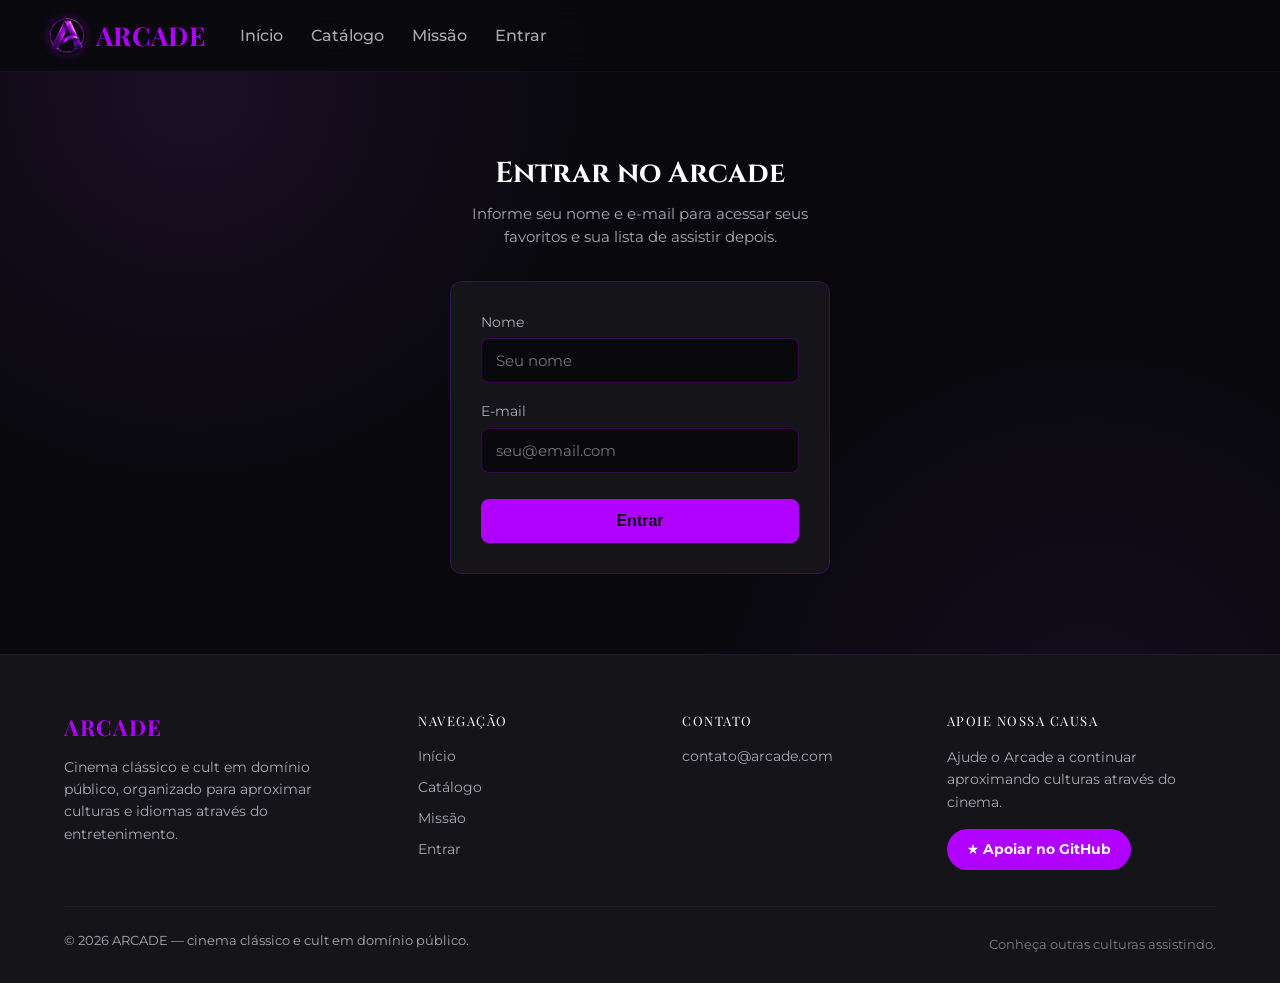
<file: index.html>
<!DOCTYPE html>
<html lang="pt-BR">
<head>
  <meta charset="UTF-8">
  <meta name="viewport" content="width=device-width, initial-scale=1.0">
  <title>ARCADE — Filmes para todos</title>

  <!-- REDIRECIONAMENTO PARA O LOGIN SE NÃO ESTIVER AUTENTICADO -->
  <script>
    if (localStorage.getItem('arcade_logado') !== 'true') {
      window.location.href = 'login.html';
    }
  </script>

  <!-- fontes -->
  <link rel="preconnect" href="https://fonts.googleapis.com">
  <link rel="preconnect" href="https://fonts.gstatic.com" crossorigin>
  <link href="https://fonts.googleapis.com/css2?family=Fraunces:opsz,wght@9..144,400;9..144,600;9..144,700&family=Inter:wght@400;500;600&display=swap" rel="stylesheet">

  <!-- estilo -->
  <link rel="stylesheet" href="css/estilo.css">

  <style>
    /* ESTILOS DA TELA DE INTRODUÇÃO (VÍDEO EM TELA CHEIA) */
    #intro-overlay {
      position: fixed;
      top: 0;
      left: 0;
      width: 100vw;
      height: 100vh;
      background-color: #000;
      z-index: 9999;
      display: flex;
      justify-content: center;
      align-items: center;
      transition: opacity 0.8s ease;
    }

    #intro-video {
      width: 100%;
      height: 100%;
      object-fit: cover;
    }

    #intro-overlay.hidden {
      opacity: 0;
      pointer-events: none;
    }

    /* ESTILOS DO CARROSSEL HERO (DESTAQUE COM TRAILER) */
    .destaque {
      position: relative;
      transition: background-image 0.8s ease-in-out;
      background-size: cover;
      background-position: center;
      min-height: 70vh;
      display: flex;
      align-items: flex-end;
      overflow: hidden;
    }

    .destaque-conteudo {
      position: relative;
      z-index: 2;
      transition: opacity 0.5s ease;
    }

    /* CONTAINER DO TRAILER NO HERO (AJUSTADO PARA PREENCHER O ESPAÇO TOTAL) */
    .trailer-container {
      position: absolute;
      top: 0;
      left: 0;
      width: 100%;
      height: 100%;
      opacity: 0;
      pointer-events: none;
      transition: opacity 0.8s ease-in-out;
      z-index: 1;
      overflow: hidden;
    }

    .trailer-container iframe {
      width: 100%;
      height: 100%;
      object-fit: cover;
      transform: scale(1.8); /* Ampliação ajustada para cobrir as bordas pretas */
      border: none;
    }

    /* ESTADOS DURANTE A EXIBIÇÃO DO TRAILER */
    .destaque.exibindo-trailer .trailer-container {
      opacity: 1;
    }

    .destaque.exibindo-trailer .destaque-conteudo {
      opacity: 1; 
    }

    .destaque.exibindo-trailer .destaque-conteudo:hover {
      opacity: 1; 
    }

    .btn-seta-hero {
      position: absolute;
      top: 50%;
      transform: translateY(-50%);
      background: rgba(24, 24, 27, 0.6);
      color: #fff;
      border: 1px solid rgba(255, 255, 255, 0.3);
      width: 48px;
      height: 48px;
      border-radius: 50%;
      font-size: 1.5rem;
      cursor: pointer;
      z-index: 20; /* Prioriza o clique sobre a camada do vídeo */
      display: flex;
      align-items: center;
      justify-content: center;
      transition: all 0.4s ease-in-out;
      backdrop-filter: blur(4px);
    }

    .btn-seta-hero:hover {
      background: #9400D3;
      border-color: #9400D3;
      color: #FFFFFF;
      box-shadow: 0 0 15px rgba(148, 0, 211, 0.8);
    }

    .btn-seta-hero.esquerda { left: 24px; }
    .btn-seta-hero.direita { right: 24px; }

    /* ESCONDER SCROLLBAR Mantendo Rolagem */
    .fileira-lista {
      display: flex;
      gap: 16px;
      overflow-x: auto;
      scroll-behavior: smooth;
      scrollbar-width: none;
      -ms-overflow-style: none;
      padding: 8px 0;
    }

    .fileira-lista::-webkit-scrollbar {
      display: none;
    }

    .fileira-container-wrapper {
      position: relative;
      display: flex;
      align-items: center;
    }

    .btn-seta-carrossel {
      position: absolute;
      top: 50%;
      transform: translateY(-50%);
      background: rgba(24, 24, 27, 0.85);
      color: #9400D3;
      border: 1px solid #9400D3;
      width: 42px;
      height: 42px;
      border-radius: 50%;
      font-size: 1.2rem;
      cursor: pointer;
      z-index: 10;
      display: flex;
      align-items: center;
      justify-content: center;
      transition: all 0.2s ease-in-out;
      backdrop-filter: blur(4px);
    }

    .btn-seta-carrossel:hover {
      background: #9400D3;
      color: #FFFFFF;
      box-shadow: 0 0 12px rgba(148, 0, 211, 0.6);
    }

    .btn-seta-carrossel.esquerda { left: -12px; }
    .btn-seta-carrossel.direita { right: -12px; }

    @media (max-width: 768px) {
      .btn-seta-carrossel, .btn-seta-hero {
        display: none;
      }
    }
  </style>
</head>
<body>

  <!-- MENU -->
  <header class="topo">
    <a href="index.html" class="logo-container">
      <img src="img/img.png" alt="Logo Arcade" class="logo-img">
      <span class="logo-texto">ARCADE</span>
    </a>
    <nav class="menu">
      <a href="index.html" class="ativo">Início</a>
      <a href="catalogo.html">Catálogo</a>
      <a href="lancamento.html">Lançamentos</a>
      <a href="sobre.html">Missão</a>
      <a href="perfil.html" class="link-conta">Minha Conta</a>
    </nav>
    <a href="catalogo.html" class="botao-busca">Procurar por país</a>
  </header>

  <!-- DESTAQUE (HERO) -->
  <section id="destaque" class="destaque">
    <div class="trailer-container" id="destaque-trailer-container">
      <iframe id="destaque-iframe-trailer" src="" allow="autoplay; encrypted-media"></iframe>
    </div>

    <div class="destaque-conteudo" id="destaque-conteudo">
      <p class="destaque-eyebrow" id="destaque-eyebrow"></p>
      <h1 class="destaque-titulo" id="destaque-titulo">Carregando...</h1>
      <p class="destaque-sinopse" id="destaque-sinopse"></p>
      <div class="destaque-botoes">
        <a href="#" id="destaque-btn-assistir" class="btn btn-principal">Assistir</a>
        <a href="#" id="destaque-btn-detalhes" class="btn btn-secundario">Mais detalhes</a>
      </div>
    </div>

    <!-- Botões posicionados ao final da section para garantir a sobreposição correta -->
    <button class="btn-seta-hero esquerda" onclick="mudarBanner(-1)" aria-label="Filme anterior">❮</button>
    <button class="btn-seta-hero direita" onclick="mudarBanner(1)" aria-label="Próximo filme">❯</button>
  </section>

  <!-- FILEIRAS -->
  <main id="fileiras" class="fileiras"></main>

  <!-- SUGESTÕES -->
  <section class="sugestoes-secao">
    <div class="sugestoes-cabecalho">
      <h2 class="fileira-titulo">Sugestões para o catálogo</h2>
      <p class="sugestoes-texto">
        Obras que estamos avaliando incluir no acervo. Tem uma indicação de filme que ajude a aproximar culturas e idiomas?
        Escreva para <a href="mailto:contato@arcade.com" class="sugestoes-link">contato@arcade.com</a> ou envie pela página de Lançamentos.
      </p>
    </div>

    <div class="sugestoes-lista" id="sugestoes-lista">
      <!-- As sugestões do localStorage serão renderizadas dinamicamente aqui -->
    </div>
  </section>

  <!-- RODAPÉ -->
  <footer class="rodape rodape-completo">
    <div class="rodape-grade">
      <div class="rodape-marca">
        <p class="rodape-logo">ARCADE</p>
        <p class="rodape-desc">Cinema clássico e cult em domínio público, organizado para aproximar culturas e idiomas através do entretenimento.</p>
      </div>

      <div class="rodape-coluna">
        <p class="rodape-titulo-coluna">Navegação</p>
        <div class="rodape-links">
          <a href="index.html">Início</a>
          <a href="catalogo.html">Catálogo</a>
          <a href="sobre.html">Missão</a>
          <a href="perfil.html" class="link-conta">Minha Conta</a>
        </div>
      </div>

      <div class="rodape-coluna">
        <p class="rodape-titulo-coluna">Contato</p>
        <a href="mailto:contato@arcade.com" class="rodape-contato-email">contato@arcade.com</a>
      </div>

      <div class="rodape-coluna">
        <p class="rodape-titulo-coluna">Apoie nossa causa</p>
        <p class="rodape-apoio-texto">Ajude o Arcade a continuar aproximando culturas através do cinema.</p>
        <a href="https://github.com/produtivitydotcom/Projeto-Final-HTML" target="_blank" rel="noopener" class="btn-apoiar">★ Apoiar no GitHub</a>
      </div>
    </div>

    <div class="rodape-baixo">
      <p>&copy; 2026 ARCADE — cinema clássico e cult em domínio público.</p>
      <p class="rodape-fraco">Conheça outras culturas assistindo.</p>
    </div>
  </footer>

  <script>
    // CONTROLE SIMPLIFICADO DO VÍDEO DE INTRO
    const introVideo = document.getElementById('intro-video');
    const introOverlay = document.getElementById('intro-overlay');

    if (introVideo && introOverlay) {
      introVideo.play().catch(() => {
        console.log('Autoplay do vídeo foi bloqueado pelo navegador.');
      });

      introVideo.addEventListener('ended', () => {
        introOverlay.classList.add('hidden');
        setTimeout(() => {
          introOverlay.style.display = 'none';
        }, 800);
      });
    }

    // CONTROLE DOS DESTAQUES E CARROSSEL
    const titulosDestaque = [
      {
        titulo: "La La Land",
        banner: "https://images7.alphacoders.com/111/1111669.jpg",
        trailer: "https://youtu.be/0pdqf4P9MB8?si=1SaTJaTCm3nBX8RJ"
      },
      {
        titulo: "Transformers: O Último Cavaleiro",
        banner: "https://wallpaperbat.com/img/8622752-transformers-hd-wallpaper-and-background.jpg",
        trailer: "https://youtu.be/y_lH2w17-qA?si=6ITaxkK1f6U3fXCw"
      },
      {
        titulo: "Cinderela",
        banner: "https://wallpaper.dog/large/5551721.jpg",
        trailer: "https://youtu.be/KsnlU2y-Lz0?si=lmUek7fkanam4bjK"
      },
      {
        titulo: "Jogos Vorazes: Em Chamas",
        banner: "https://images5.alphacoders.com/688/thumb-1920-688145.jpg",
        trailer: "https://youtu.be/NXsYRdudSqA?si=gNbos9CpOK6WAE35"
      },
      {
        titulo: "Crepusculo - Eclipse",
        banner: "",
        trailer: "https://youtu.be/7svbINkjPiU?si=_5tmkakXn2oVMpnL"
      },
      {
        titulo: "Harry Potter e as Relíquias da Morte: Parte 1",
        banner: "https://wallpapercave.com/wp/wp2141444.jpg",
        trailer: "https://youtu.be/kmXjPbN-rYU?si=VxtRcpqzycY0vln0"
      }
    ];

    let filmesDestaque = [];
    let indiceDestaque = 0;
    let temporizadorDestaque = null;
    let temporizadorHover = null;

    function extrairIDYouTube(url) {
      if (!url) return '';
      const regExp = /^.*(youtu.be\/|v\/|u\/\w\/|embed\/|watch\?v=|\&v=)([^#\&\?]*).*/;
      const match = url.match(regExp);
      return (match && match[2].length === 11) ? match[2] : url;
    }

    async function iniciarHome() {
      try {
        const resposta = await fetch('dados/filmes.json');
        const filmes = await resposta.json();

        configurarDestaques(filmes);
        montarFileiras(filmes);
        configurarHoverTrailer();
        carregarSugestoes();
      } catch (erro) {
        console.error('Não consegui carregar os filmes:', erro);
      }
    }

    function configurarDestaques(todosFilmes) {
      filmesDestaque = titulosDestaque.map(item => {
        const encontrado = todosFilmes.find(f => f.titulo.toLowerCase().includes(item.titulo.toLowerCase()));
        
        return {
          id: encontrado ? encontrado.id : 1,
          titulo: item.titulo,
          pais: encontrado ? encontrado.pais : "Internacional",
          genero: encontrado ? encontrado.genero : "Cinema",
          capa: encontrado ? encontrado.capa : "img/img.png",
          banner: item.banner || (encontrado ? (encontrado.banner || encontrado.capa) : "img/img.png"),
          descricao: encontrado ? encontrado.descricao : `Acompanhe a obra incrível "${item.titulo}", disponível no acervo Arcade.`,
          trailerId: extrairIDYouTube(item.trailer)
        };
      });

      exibirDestaqueAtual();
      iniciarTemporizador();
    }

    function exibirDestaqueAtual() {
      pararTrailer();
      const filme = filmesDestaque[indiceDestaque];
      const destaque = document.getElementById('destaque');

      destaque.style.backgroundImage = `linear-gradient(to right, rgba(18, 18, 20, 0.95) 35%, rgba(18, 18, 20, 0.3)), url('${filme.banner}')`;

      document.getElementById('destaque-eyebrow').innerText = `${filme.pais} · ${filme.genero}`;
      document.getElementById('destaque-titulo').innerText = filme.titulo;
      document.getElementById('destaque-sinopse').innerText = filme.descricao || `Acompanhe a obra clássica "${filme.titulo}", um marco do cinema.`;
      
      document.getElementById('destaque-btn-assistir').href = `player.html?id=${filme.id}`;
      document.getElementById('destaque-btn-detalhes').href = `filme.html?id=${filme.id}`;
    }

    function configurarHoverTrailer() {
      const destaque = document.getElementById('destaque');
      const iframeTrailer = document.getElementById('destaque-iframe-trailer');

      destaque.addEventListener('mouseenter', () => {
        temporizadorHover = setTimeout(() => {
          const filme = filmesDestaque[indiceDestaque];
          if (filme && filme.trailerId) {
            iframeTrailer.src = `https://www.youtube.com/embed/${filme.trailerId}?autoplay=1&mute=1&controls=0&loop=1&playlist=${filme.trailerId}&enablejsapi=1`;
            destaque.classList.add('exibindo-trailer');
            clearInterval(temporizadorDestaque);
          }
        }, 600);
      });

      destaque.addEventListener('mouseleave', () => {
        clearTimeout(temporizadorHover);
        pararTrailer();
        reiniciarTemporizador();
      });
    }

    function pararTrailer() {
      const destaque = document.getElementById('destaque');
      const iframeTrailer = document.getElementById('destaque-iframe-trailer');
      destaque.classList.remove('exibindo-trailer');
      iframeTrailer.src = '';
    }

    function mudarBanner(direcao) {
      indiceDestaque += direcao;
      if (indiceDestaque < 0) {
        indiceDestaque = filmesDestaque.length - 1;
      } else if (indiceDestaque >= filmesDestaque.length) {
        indiceDestaque = 0;
      }
      exibirDestaqueAtual();
      reiniciarTemporizador();
    }

    function iniciarTemporizador() {
      temporizadorDestaque = setInterval(() => {
        mudarBanner(1);
      }, 3000);
    }

    function reiniciarTemporizador() {
      clearInterval(temporizadorDestaque);
      iniciarTemporizador();
    }

    function montarFileiras(filmes) {
      const container = document.getElementById('fileiras');

      const historico = JSON.parse(localStorage.getItem('arcade_historico')) || [];
      if (historico.length > 0) {
        container.appendChild(criarFileira('Continuar assistindo', historico.slice(0, 8), 'historico'));
      }

      const ultimasAdicoes = filmes.slice(-8).reverse();
      if (ultimasAdicoes.length > 0) {
        container.appendChild(criarFileira('Últimas adições', ultimasAdicoes, 'ultimas'));
      }

      const fileiras = [
        { id: 'alemao', titulo: 'Cinema alemão',     filtro: f => f.pais === 'Alemanha' },
        { id: 'frances', titulo: 'Cinema francês',   filtro: f => f.pais === 'França' },
        { id: 'sovietico', titulo: 'Cinema soviético', filtro: f => f.pais === 'União Soviética' },
        { id: 'terror', titulo: 'Terror',           filtro: f => f.genero === 'Terror' },
        { id: 'ficcao', titulo: 'Ficção científica', filtro: f => f.genero === 'Ficção Científica' },
        { id: 'drama', titulo: 'Drama',            filtro: f => f.genero === 'Drama' },
        { id: 'comedia', titulo: 'Comédia',          filtro: f => f.genero === 'Comédia' },
      ];

      fileiras.forEach(item => {
        const selecionados = filmes.filter(item.filtro);
        if (selecionados.length === 0) return;
        container.appendChild(criarFileira(item.titulo, selecionados, item.id));
      });
    }

    function rolarFileira(idLista, direcao) {
      const lista = document.getElementById(`lista-${idLista}`);
      if (lista) {
        const distancia = 400;
        lista.scrollBy({
          left: direcao * distancia,
          behavior: 'smooth'
        });
      }
    }

    function criarFileira(titulo, filmes, idFileira) {
      const secao = document.createElement('section');
      secao.className = 'fileira';

      const cards = filmes.map(criarCard).join('');

      secao.innerHTML = `
        <h2 class="fileira-titulo">${titulo}</h2>
        <div class="fileira-container-wrapper">
          <button class="btn-seta-carrossel esquerda" onclick="rolarFileira('${idFileira}', -1)" aria-label="Anterior">❮</button>
          <div class="fileira-lista" id="lista-${idFileira}">${cards}</div>
          <button class="btn-seta-carrossel direita" onclick="rolarFileira('${idFileira}', 1)" aria-label="Próximo">❯</button>
        </div>
      `;

      return secao;
    }

    function criarCard(filme) {
      return `
        <a class="card" href="filme.html?id=${filme.id}">
          <img class="card-capa" src="${filme.capa}" alt="Capa de ${filme.titulo}">
          <div class="card-info">
            <p class="card-titulo">${filme.titulo}</p>
            <p class="card-meta">${filme.pais} · ${filme.genero}</p>
          </div>
        </a>
      `;
    }

    // CARREGA E RENDERIZA AS SUGESTÕES DO LOCALSTORAGE
    function carregarSugestoes() {
      const sugestoesContainer = document.getElementById('sugestoes-lista');
      if (!sugestoesContainer) return;

      const sugestoesPadrao = [
        { titulo: 'Orfeu Negro', info: 'Brasil / França · 1959 · Drama' },
        { titulo: 'Roma, Cidade Aberta', info: 'Itália · 1945 · Drama de guerra' },
        { titulo: 'Pather Panchali', info: 'Índia · 1955 · Drama' },
        { titulo: 'Morangos Silvestres', info: 'Suécia · 1957 · Drama' },
        { titulo: 'Ugetsu Monogatari', info: 'Japão · 1953 · Drama fantástico' },
        { titulo: 'Andrei Rublev', info: 'União Soviética · 1966 · Drama histórico' }
      ];

      let sugestoes = JSON.parse(localStorage.getItem('arcade_sugestoes'));

      if (!sugestoes || sugestoes.length === 0) {
        sugestoes = sugestoesPadrao;
        localStorage.setItem('arcade_sugestoes', JSON.stringify(sugestoes));
      }

      sugestoesContainer.innerHTML = sugestoes.slice(0, 10).map(item => `
        <div class="sugestao-card">
          <span class="sugestao-selo">Em avaliação</span>
          <p class="sugestao-titulo">${item.titulo}</p>
          <p class="sugestao-meta">${item.info}</p>
        </div>
      `).join('');
    }

    window.mudarBanner = mudarBanner;

    iniciarHome();
  </script>
  <script src="js/auth.js"></script>
</body>
</html>
</file>
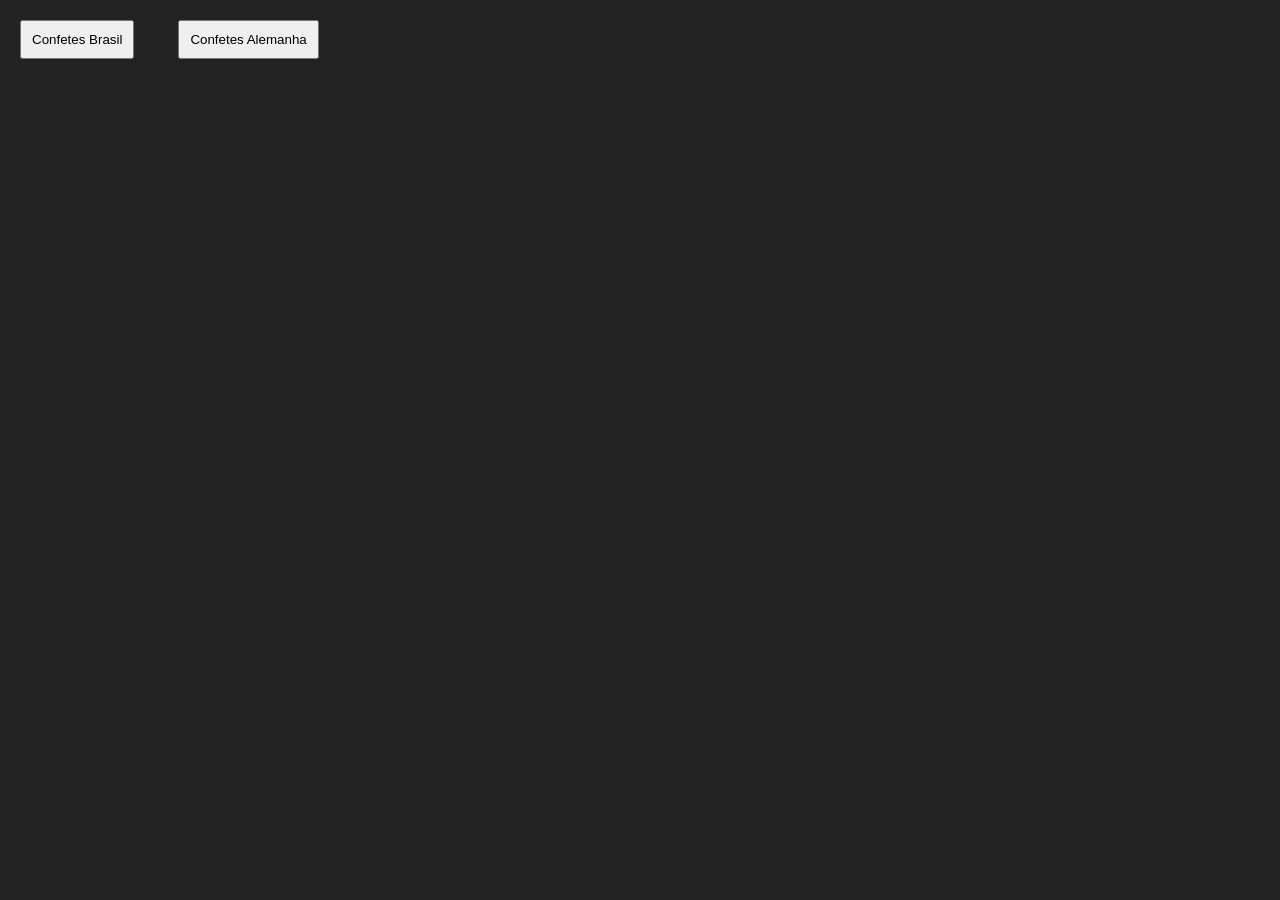
<file: animacao.html>
<!DOCTYPE html>
<html lang="pt-BR">
<head>
<meta charset="UTF-8">
<title>Chuva de Confetes</title>
<style>
  /* ==========================================
     ESTILO BASE DO CONFETE
     ========================================== */
  body {
    margin: 0;
    overflow: hidden; /* Evita barra de rolagem lateral */
    background-color: #222; /* Fundo escuro para destacar as cores */
  }

  .confete {
    position: fixed !important;
    top: -20px !important;
    z-index: 999999 !important;
    pointer-events: none !important;
    width: 12px !important;
    height: 12px !important;
    border-radius: 2px !important;
    opacity: 0.9 !important;
    /* A animação agora tem uma duração base, mas o JS vai bagunçar os tempos */
    animation: cairConfete 3s linear forwards !important;
  }

  .confete:nth-child(even) {
    border-radius: 50% !important;
    width: 10px !important;
    height: 10px !important;
  }

  /* ==========================================
     A ANIMAÇÃO QUE FALTAVA (O movimento de queda)
     ========================================== */
  @keyframes cairConfete {
    0% {
      transform: translateY(0) rotate(0deg);
      opacity: 1;
    }
    100% {
      transform: translateY(110vh) rotate(720deg); /* Desce 110% da tela e gira */
      opacity: 0;
    }
  }

  /* ==========================================
     CORES DOS CONFETES POR PAÍS (Seu código)
     ========================================== */
  .confete-brasil:nth-child(odd) { background-color: #009b3a !important; }
  .confete-brasil:nth-child(even) { background-color: #fedf00 !important; }

  .confete-alemanha:nth-child(3n+1) { background-color: #000000 !important; }
  .confete-alemanha:nth-child(3n+2) { background-color: #dd0000 !important; }
  .confete-alemanha:nth-child(3n+3) { background-color: #ffce00 !important; }
  
  /* (Você pode colar o resto das suas cores aqui) */

</style>
</head>
<body>

  <!-- Botões para testar -->
  <button onclick="gerarConfetes('brasil')" style="margin: 20px; padding: 10px;">Confetes Brasil</button>
  <button onclick="gerarConfetes('alemanha')" style="margin: 20px; padding: 10px;">Confetes Alemanha</button>

<script>
  // ==========================================
  // JAVASCRIPT PARA CRIAR OS CONFETES NA TELA
  // ==========================================
  function gerarConfetes(pais) {
    const quantidade = 100; // Quantidade de confetes por clique
    const container = document.body;

    for (let i = 0; i < quantidade; i++) {
      // Cria uma nova div
      const confete = document.createElement('div');
      
      // Adiciona a classe base e a classe do país (ex: 'confete' e 'confete-brasil')
      confete.classList.add('confete', `confete-${pais}`);
      
      // Posição horizontal aleatória (0 a 100% da largura da tela)
      confete.style.left = Math.random() * 100 + 'vw';
      
      // Atraso aleatório para não caírem todos exatamente juntos
      confete.style.animationDelay = Math.random() * 2 + 's';
      
      // Duração da queda aleatória (entre 2.5s e 4.5s)
      confete.style.animationDuration = (Math.random() * 2 + 2.5) + 's';

      // Adiciona o confete na tela
      container.appendChild(confete);

      // Remove o confete do código depois que a animação acaba para não pesar a página
      setTimeout(() => {
        confete.remove();
      }, 5000); 
    }
  }
</script>

</body>
</html>
</file>
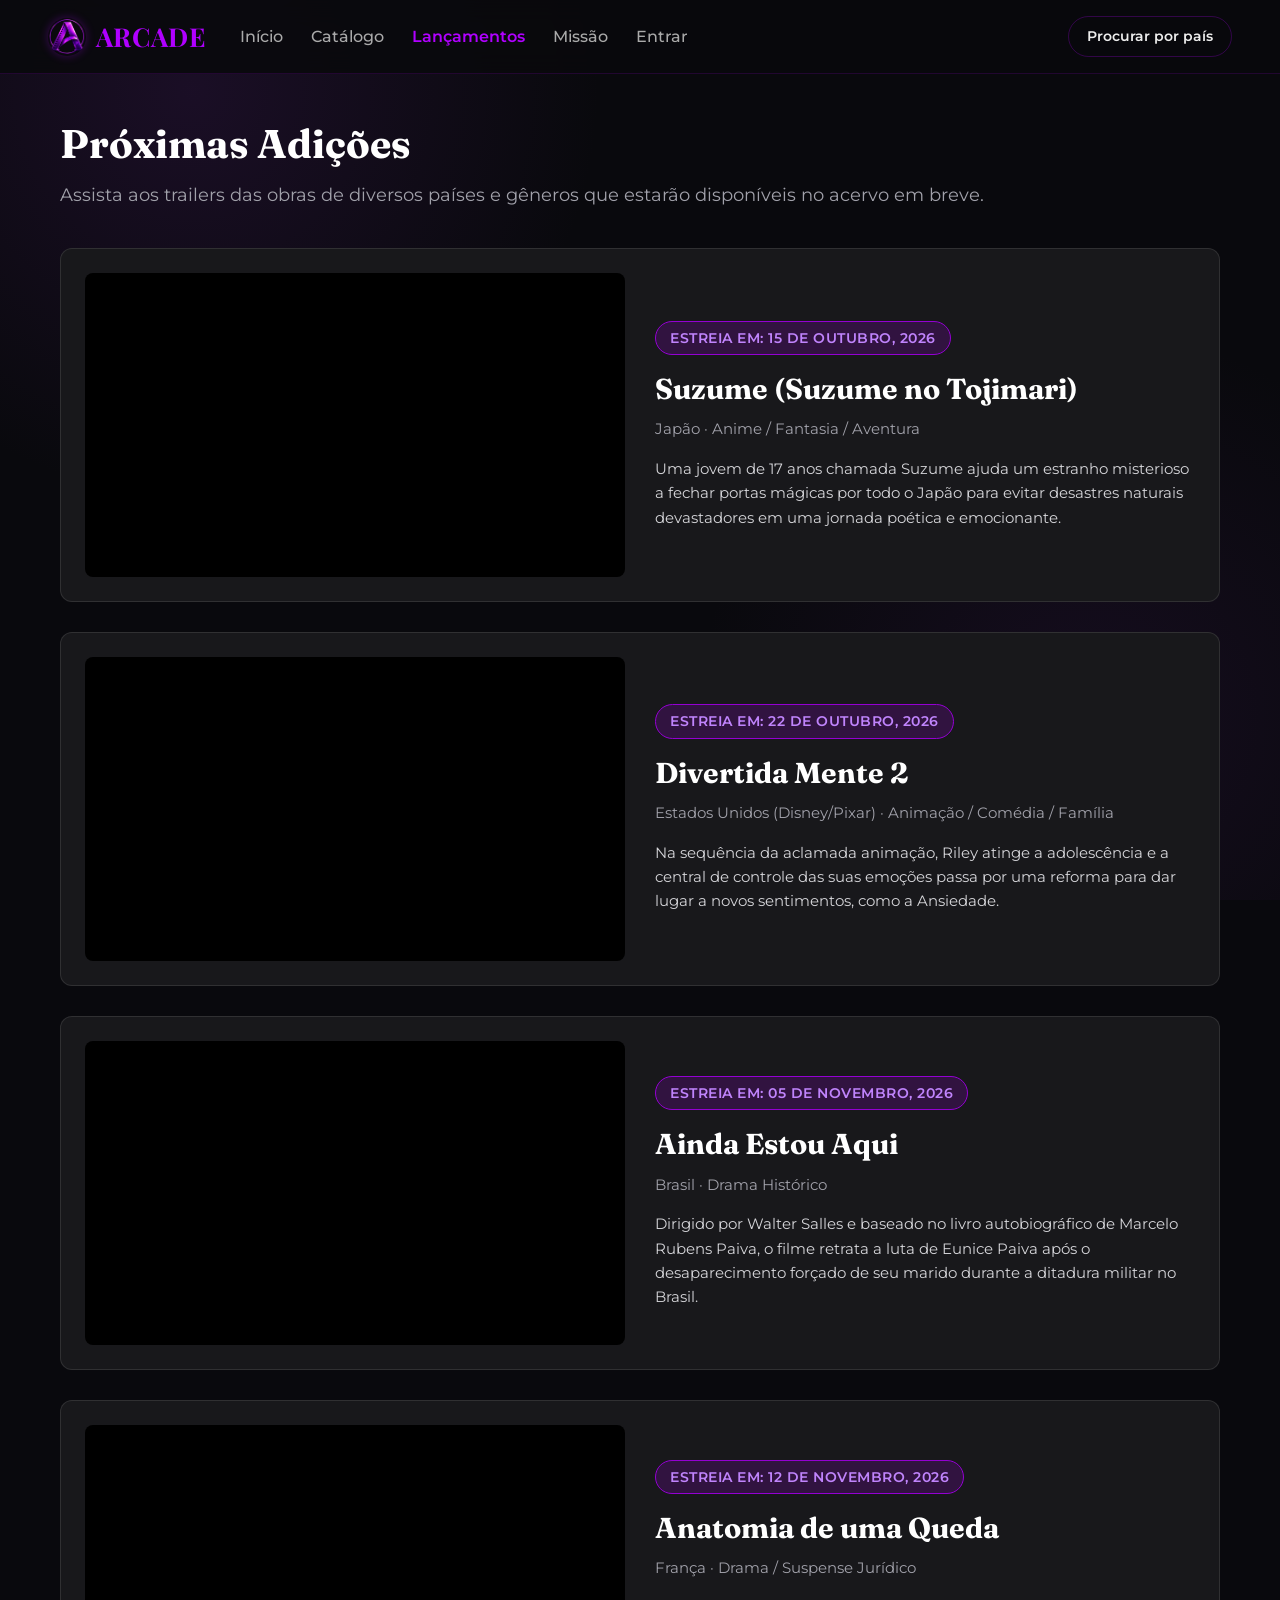
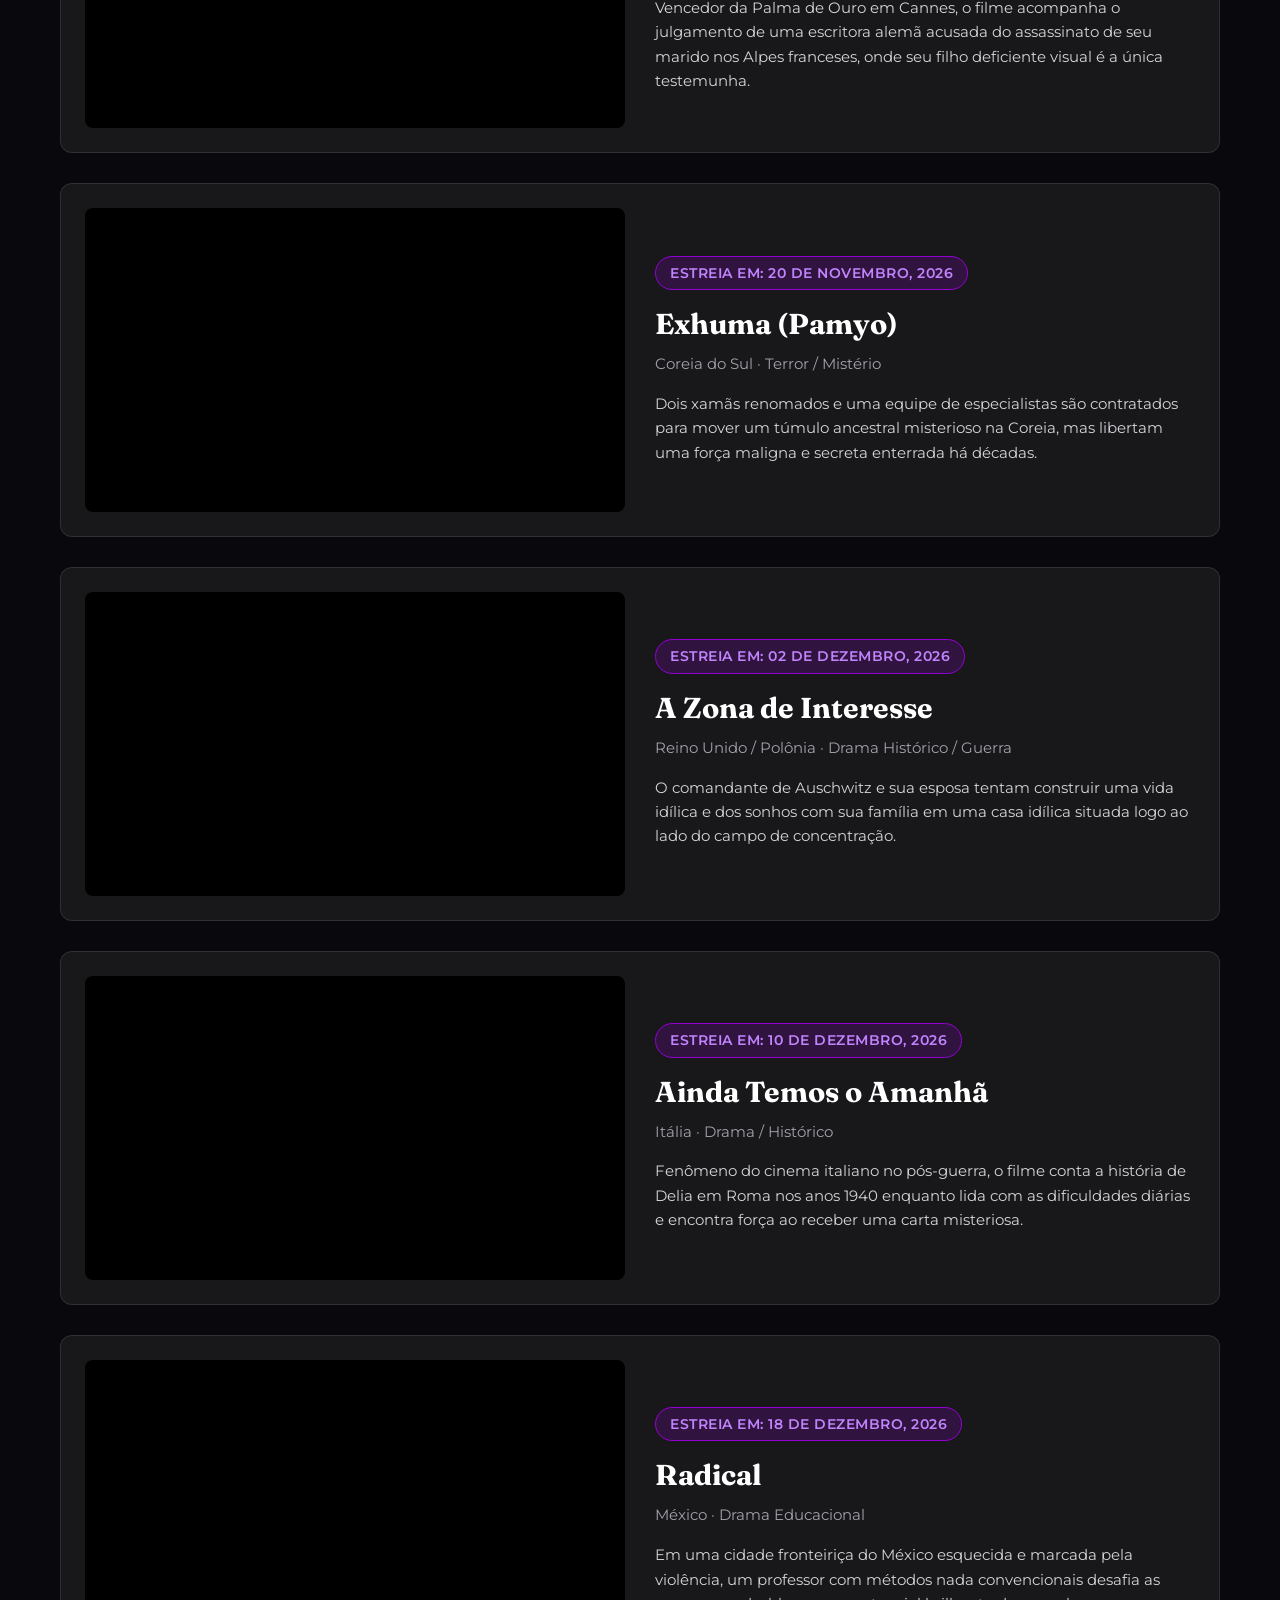
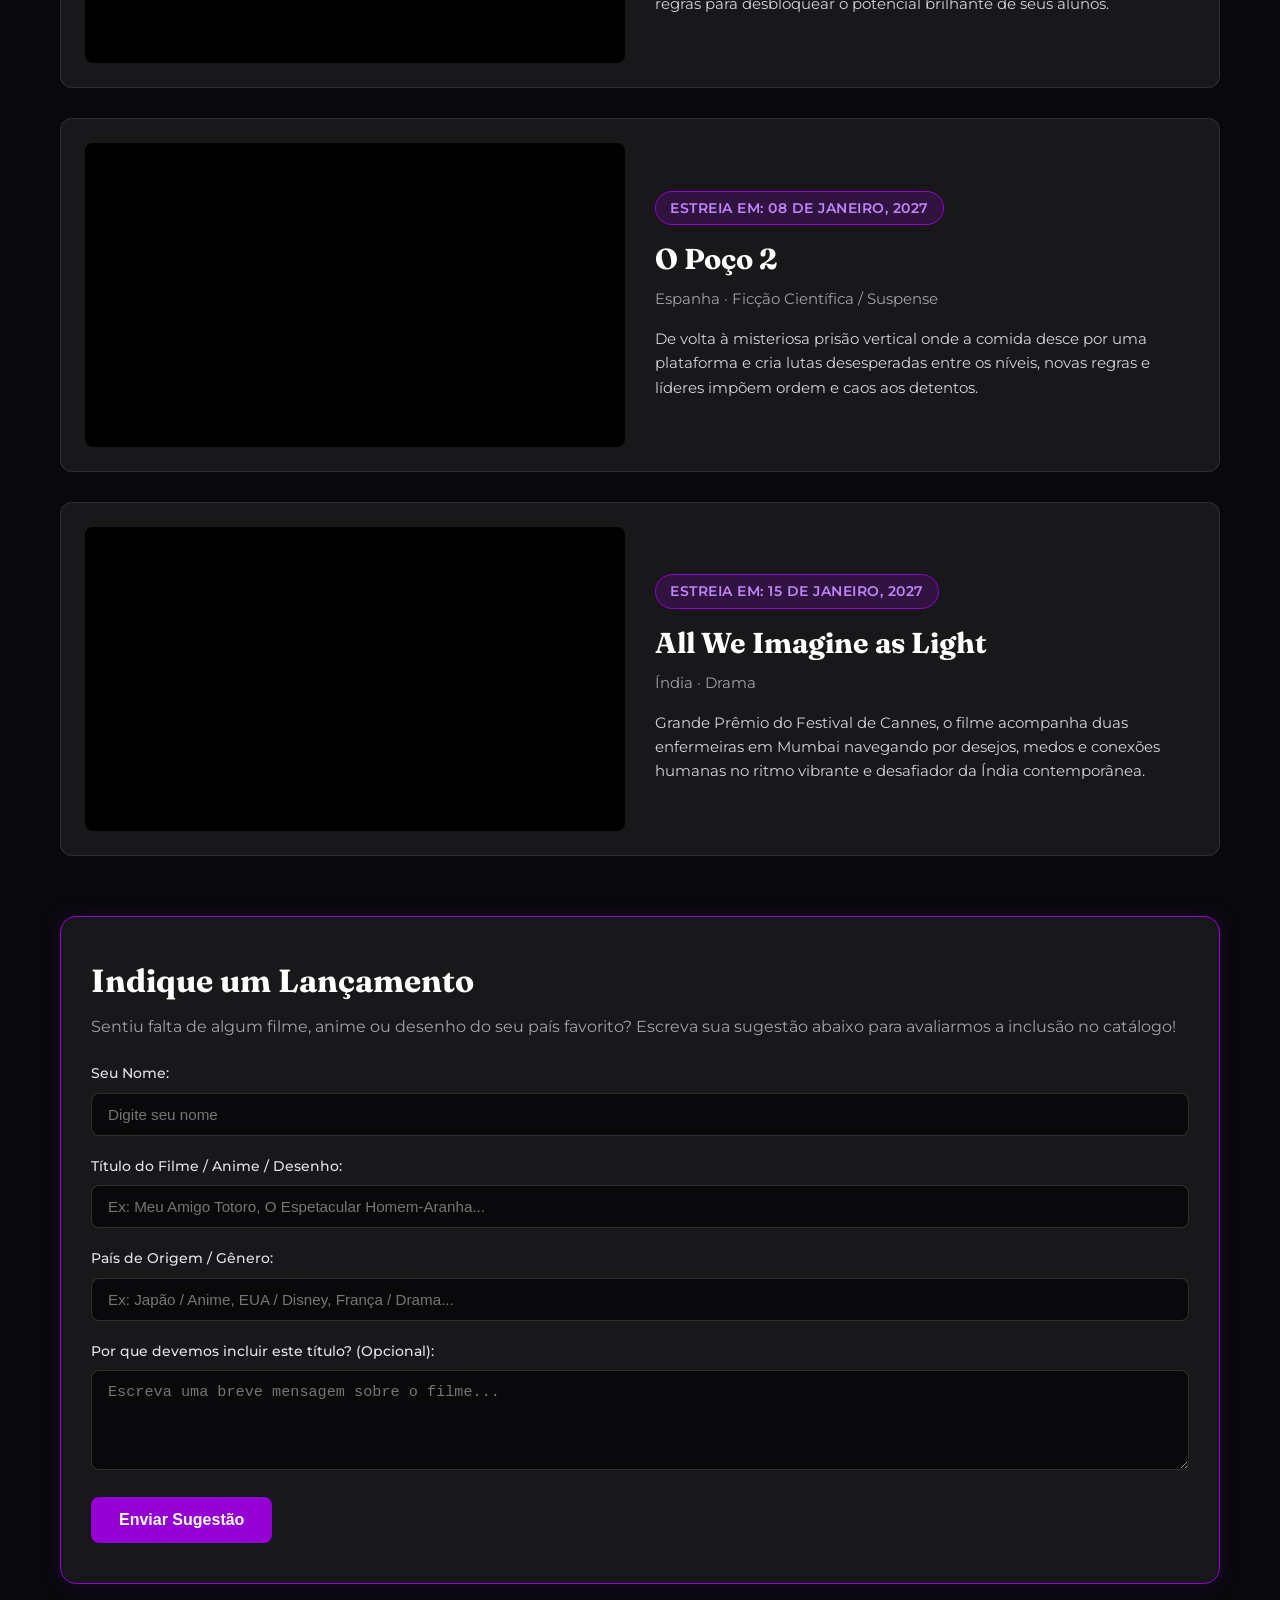
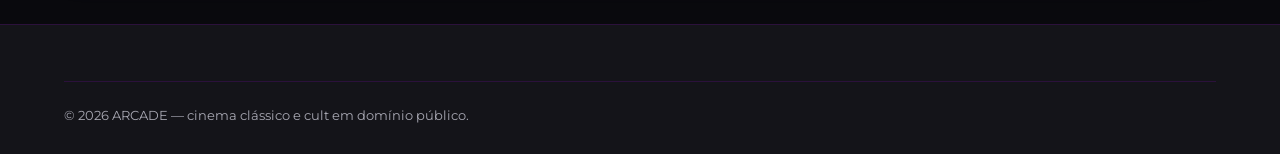
<file: lancamento.html>
<!DOCTYPE html>
<html lang="pt-BR">
<head>
  <meta charset="UTF-8">
  <meta name="viewport" content="width=device-width, initial-scale=1.0">
  <title>ARCADE — Próximos Lançamentos</title>

  <!-- fontes -->
  <link rel="preconnect" href="https://fonts.googleapis.com">
  <link rel="preconnect" href="https://fonts.gstatic.com" crossorigin>
  <link href="https://fonts.googleapis.com/css2?family=Fraunces:opsz,wght@9..144,400;9..144,600;9..144,700&family=Inter:wght@400;500;600&display=swap" rel="stylesheet">

  <!-- estilo -->
  <link rel="stylesheet" href="css/estilo.css">

  <style>
    .lancamentos-container {
      max-width: 1200px;
      margin: 40px auto;
      padding: 0 20px;
    }

    .lancamentos-titulo-pagina {
      font-family: 'Fraunces', serif;
      font-size: 2.5rem;
      color: #ffffff;
      margin-bottom: 8px;
    }

    .lancamentos-subtitulo {
      color: #a1a1aa;
      font-size: 1.1rem;
      margin-bottom: 40px;
    }

    .lancamento-card {
      display: grid;
      grid-template-columns: 1fr 1fr;
      gap: 30px;
      background: #18181b;
      border: 1px solid rgba(255, 255, 255, 0.1);
      border-radius: 12px;
      padding: 24px;
      margin-bottom: 30px;
      align-items: center;
    }

    .lancamento-video-wrapper {
      position: relative;
      width: 100%;
      padding-top: 56.25%; /* Proporção 16:9 */
      border-radius: 8px;
      overflow: hidden;
      background: #000;
    }

    .lancamento-video-wrapper iframe {
      position: absolute;
      top: 0;
      left: 0;
      width: 100%;
      height: 100%;
      border: none;
    }

    .lancamento-badge-data {
      display: inline-block;
      background: rgba(148, 0, 211, 0.2);
      color: #c084fc;
      border: 1px solid #9400D3;
      padding: 6px 14px;
      border-radius: 20px;
      font-size: 0.85rem;
      font-weight: 600;
      margin-bottom: 12px;
      text-transform: uppercase;
      letter-spacing: 0.5px;
    }

    .lancamento-titulo {
      font-family: 'Fraunces', serif;
      font-size: 1.8rem;
      color: #ffffff;
      margin-bottom: 8px;
    }

    .lancamento-meta {
      color: #a1a1aa;
      font-size: 0.95rem;
      margin-bottom: 16px;
    }

    .lancamento-sinopse {
      color: #d4d4d8;
      line-height: 1.6;
      font-size: 0.95rem;
    }

    /* SEÇÃO DE FORMULÁRIO DE SUGESTÕES */
    .sugestoes-form-secao {
      background: #18181b;
      border: 1px solid #9400D3;
      border-radius: 16px;
      padding: 40px 30px;
      margin-top: 60px;
      box-shadow: 0 0 20px rgba(148, 0, 211, 0.15);
    }

    .sugestoes-form-titulo {
      font-family: 'Fraunces', serif;
      font-size: 2rem;
      color: #ffffff;
      margin-bottom: 10px;
    }

    .sugestoes-form-desc {
      color: #a1a1aa;
      font-size: 1rem;
      margin-bottom: 24px;
    }

    .form-grupo {
      margin-bottom: 20px;
    }

    .form-grupo label {
      display: block;
      color: #e4e4e7;
      font-size: 0.9rem;
      margin-bottom: 8px;
      font-weight: 500;
    }

    .form-control {
      width: 100%;
      padding: 12px 16px;
      background-color: #09090b;
      border: 1px solid rgba(255, 255, 255, 0.15);
      border-radius: 8px;
      color: #ffffff;
      font-size: 0.95rem;
      outline: none;
      transition: border-color 0.3s ease;
    }

    .form-control:focus {
      border-color: #9400D3;
    }

    textarea.form-control {
      resize: vertical;
      min-height: 100px;
    }

    .btn-enviar-sugestao {
      background-color: #9400D3;
      color: #ffffff;
      border: none;
      padding: 14px 28px;
      border-radius: 8px;
      font-weight: 600;
      font-size: 1rem;
      cursor: pointer;
      transition: all 0.3s ease;
    }

    .btn-enviar-sugestao:hover {
      background-color: #7a00b3;
      box-shadow: 0 0 15px rgba(148, 0, 211, 0.6);
    }

    .mensagem-sucesso {
      display: none;
      margin-top: 15px;
      color: #4ade80;
      font-weight: 500;
    }

    @media (max-width: 850px) {
      .lancamento-card {
        grid-template-columns: 1fr;
      }
    }
  </style>
</head>
<body>

  <!-- MENU -->
  <header class="topo">
    <a href="index.html" class="logo-container">
      <img src="img/img.png" alt="Logo Arcade" class="logo-img">
      <span class="logo-texto">ARCADE</span>
    </a>
    <nav class="menu">
      <a href="index.html">Início</a>
      <a href="catalogo.html">Catálogo</a>
      <a href="lancamento.html" class="ativo">Lançamentos</a>
      <a href="sobre.html">Missão</a>
      <a href="perfil.html" class="link-conta">Minha Conta</a>
    </nav>
    <a href="catalogo.html" class="botao-busca">Procurar por país</a>
  </header>

  <!-- CONTEÚDO DE LANÇAMENTOS -->
  <main class="lancamentos-container">
    <h1 class="lancamentos-titulo-pagina">Próximas Adições</h1>
    <p class="lancamentos-subtitulo">Assista aos trailers das obras de diversos países e gêneros que estarão disponíveis no acervo em breve.</p>

    <!-- ITEM 1: JAPÃO (ANIME) -->
    <article class="lancamento-card">
      <div class="lancamento-video-wrapper">
        <iframe src="https://www.youtube.com/embed/4cajBzu_N-g" title="Trailer Suzume" allow="accelerometer; autoplay; clipboard-write; encrypted-media; gyroscope; picture-in-picture" allowfullscreen></iframe>
      </div>
      <div class="lancamento-detalhes">
        <span class="lancamento-badge-data">Estreia em: 15 de Outubro, 2026</span>
        <h2 class="lancamento-titulo">Suzume (Suzume no Tojimari)</h2>
        <p class="lancamento-meta">Japão · Anime / Fantasia / Aventura</p>
        <p class="lancamento-sinopse">Uma jovem de 17 anos chamada Suzume ajuda um estranho misterioso a fechar portas mágicas por todo o Japão para evitar desastres naturais devastadores em uma jornada poética e emocionante.</p>
      </div>
    </article>

    <!-- ITEM 2: EUA (DISNEY / ANIMAÇÃO) -->
    <article class="lancamento-card">
      <div class="lancamento-video-wrapper">
        <iframe src="https://www.youtube.com/embed/yAZxx8t9zig" title="Trailer Divertida Mente 2" allow="accelerometer; autoplay; clipboard-write; encrypted-media; gyroscope; picture-in-picture" allowfullscreen></iframe>
      </div>
      <div class="lancamento-detalhes">
        <span class="lancamento-badge-data">Estreia em: 22 de Outubro, 2026</span>
        <h2 class="lancamento-titulo">Divertida Mente 2</h2>
        <p class="lancamento-meta">Estados Unidos (Disney/Pixar) · Animação / Comédia / Família</p>
        <p class="lancamento-sinopse">Na sequência da aclamada animação, Riley atinge a adolescência e a central de controle das suas emoções passa por uma reforma para dar lugar a novos sentimentos, como a Ansiedade.</p>
      </div>
    </article>

    <!-- ITEM 3: BRASIL (DRAMA HISTÓRICO) -->
    <article class="lancamento-card">
      <div class="lancamento-video-wrapper">
        <iframe src="https://www.youtube.com/embed/_NzqP0jmk3o" title="Trailer Ainda Estou Aqui" allow="accelerometer; autoplay; clipboard-write; encrypted-media; gyroscope; picture-in-picture" allowfullscreen></iframe>
      </div>
      <div class="lancamento-detalhes">
        <span class="lancamento-badge-data">Estreia em: 05 de Novembro, 2026</span>
        <h2 class="lancamento-titulo">Ainda Estou Aqui</h2>
        <p class="lancamento-meta">Brasil · Drama Histórico</p>
        <p class="lancamento-sinopse">Dirigido por Walter Salles e baseado no livro autobiográfico de Marcelo Rubens Paiva, o filme retrata a luta de Eunice Paiva após o desaparecimento forçado de seu marido durante a ditadura militar no Brasil.</p>
      </div>
    </article>

    <!-- ITEM 4: FRANÇA (SUSPENSE / DRAMA) -->
    <article class="lancamento-card">
      <div class="lancamento-video-wrapper">
        <iframe src="https://www.youtube.com/embed/Bc85GhTsCaQ" title="Trailer Anatomia de uma Queda" allow="accelerometer; autoplay; clipboard-write; encrypted-media; gyroscope; picture-in-picture" allowfullscreen></iframe>
      </div>
      <div class="lancamento-detalhes">
        <span class="lancamento-badge-data">Estreia em: 12 de Novembro, 2026</span>
        <h2 class="lancamento-titulo">Anatomia de uma Queda</h2>
        <p class="lancamento-meta">França · Drama / Suspense Jurídico</p>
        <p class="lancamento-sinopse">Vencedor da Palma de Ouro em Cannes, o filme acompanha o julgamento de uma escritora alemã acusada do assassinato de seu marido nos Alpes franceses, onde seu filho deficiente visual é a única testemunha.</p>
      </div>
    </article>

    <!-- ITEM 5: COREIA DO SUL (TERROR / FOLCLORE) -->
    <article class="lancamento-card">
      <div class="lancamento-video-wrapper">
        <iframe src="https://www.youtube.com/embed/98MjozNFvLA" title="Trailer Exhuma" allow="accelerometer; autoplay; clipboard-write; encrypted-media; gyroscope; picture-in-picture" allowfullscreen></iframe>
      </div>
      <div class="lancamento-detalhes">
        <span class="lancamento-badge-data">Estreia em: 20 de Novembro, 2026</span>
        <h2 class="lancamento-titulo">Exhuma (Pamyo)</h2>
        <p class="lancamento-meta">Coreia do Sul · Terror / Mistério</p>
        <p class="lancamento-sinopse">Dois xamãs renomados e uma equipe de especialistas são contratados para mover um túmulo ancestral misterioso na Coreia, mas libertam uma força maligna e secreta enterrada há décadas.</p>
      </div>
    </article>

    <!-- ITEM 6: REINO UNIDO (GUERRA / DRAMA HISTÓRICO) -->
    <article class="lancamento-card">
      <div class="lancamento-video-wrapper">
        <iframe src="https://www.youtube.com/embed/bdGPi0HvTEY" title="Trailer A Zona de Interesse" allow="accelerometer; autoplay; clipboard-write; encrypted-media; gyroscope; picture-in-picture" allowfullscreen></iframe>
      </div>
      <div class="lancamento-detalhes">
        <span class="lancamento-badge-data">Estreia em: 02 de Dezembro, 2026</span>
        <h2 class="lancamento-titulo">A Zona de Interesse</h2>
        <p class="lancamento-meta">Reino Unido / Polônia · Drama Histórico / Guerra</p>
        <p class="lancamento-sinopse">O comandante de Auschwitz e sua esposa tentam construir uma vida idílica e dos sonhos com sua família em uma casa idílica situada logo ao lado do campo de concentração.</p>
      </div>
    </article>

    <!-- ITEM 7: ITÁLIA (DRAMA) -->
    <article class="lancamento-card">
      <div class="lancamento-video-wrapper">
        <iframe src="https://www.youtube.com/embed/6Ob2W_PpDSE" title="Trailer Ainda Temos o Amanhã" allow="accelerometer; autoplay; clipboard-write; encrypted-media; gyroscope; picture-in-picture" allowfullscreen></iframe>
      </div>
      <div class="lancamento-detalhes">
        <span class="lancamento-badge-data">Estreia em: 10 de Dezembro, 2026</span>
        <h2 class="lancamento-titulo">Ainda Temos o Amanhã</h2>
        <p class="lancamento-meta">Itália · Drama / Histórico</p>
        <p class="lancamento-sinopse">Fenômeno do cinema italiano no pós-guerra, o filme conta a história de Delia em Roma nos anos 1940 enquanto lida com as dificuldades diárias e encontra força ao receber uma carta misteriosa.</p>
      </div>
    </article>

    <!-- ITEM 8: MÉXICO (INSPIRADOR / DRAMA) -->
    <article class="lancamento-card">
      <div class="lancamento-video-wrapper">
        <iframe src="https://www.youtube.com/embed/L4DvL0UBZPQ" title="Trailer Radical" allow="accelerometer; autoplay; clipboard-write; encrypted-media; gyroscope; picture-in-picture" allowfullscreen></iframe>
      </div>
      <div class="lancamento-detalhes">
        <span class="lancamento-badge-data">Estreia em: 18 de Dezembro, 2026</span>
        <h2 class="lancamento-titulo">Radical</h2>
        <p class="lancamento-meta">México · Drama Educacional</p>
        <p class="lancamento-sinopse">Em uma cidade fronteiriça do México esquecida e marcada pela violência, um professor com métodos nada convencionais desafia as regras para desbloquear o potencial brilhante de seus alunos.</p>
      </div>
    </article>

    <!-- ITEM 9: ESPANHA (FICÇÃO CIENTÍFICA / SUSPENSE) -->
    <article class="lancamento-card">
      <div class="lancamento-video-wrapper">
        <iframe src="https://www.youtube.com/embed/PusopU6FjpA" title="Trailer O Poço 2" allow="accelerometer; autoplay; clipboard-write; encrypted-media; gyroscope; picture-in-picture" allowfullscreen></iframe>
      </div>
      <div class="lancamento-detalhes">
        <span class="lancamento-badge-data">Estreia em: 08 de Janeiro, 2027</span>
        <h2 class="lancamento-titulo">O Poço 2</h2>
        <p class="lancamento-meta">Espanha · Ficção Científica / Suspense</p>
        <p class="lancamento-sinopse">De volta à misteriosa prisão vertical onde a comida desce por uma plataforma e cria lutas desesperadas entre os níveis, novas regras e líderes impõem ordem e caos aos detentos.</p>
      </div>
    </article>

    <!-- ITEM 10: ÍNDIA (DRAMA / INDEPENDENTE) -->
    <article class="lancamento-card">
      <div class="lancamento-video-wrapper">
        <iframe src="https://www.youtube.com/embed/2mgQcpmYr_A" title="Trailer All We Imagine as Light" allow="accelerometer; autoplay; clipboard-write; encrypted-media; gyroscope; picture-in-picture" allowfullscreen></iframe>
      </div>
      <div class="lancamento-detalhes">
        <span class="lancamento-badge-data">Estreia em: 15 de Janeiro, 2027</span>
        <h2 class="lancamento-titulo">All We Imagine as Light</h2>
        <p class="lancamento-meta">Índia · Drama</p>
        <p class="lancamento-sinopse">Grande Prêmio do Festival de Cannes, o filme acompanha duas enfermeiras em Mumbai navegando por desejos, medos e conexões humanas no ritmo vibrante e desafiador da Índia contemporânea.</p>
      </div>
    </article>

    <!-- SEÇÃO DE SUGESTÕES DE LANÇAMENTOS -->
    <section class="sugestoes-form-secao">
      <h2 class="sugestoes-form-titulo">Indique um Lançamento</h2>
      <p class="sugestoes-form-desc">Sentiu falta de algum filme, anime ou desenho do seu país favorito? Escreva sua sugestão abaixo para avaliarmos a inclusão no catálogo!</p>

      <form id="form-sugestao" onsubmit="enviarSugestao(event)">
        <div class="form-grupo">
          <label for="nome">Seu Nome:</label>
          <input type="text" id="nome" class="form-control" placeholder="Digite seu nome" required>
        </div>

        <div class="form-grupo">
          <label for="titulo-filme">Título do Filme / Anime / Desenho:</label>
          <input type="text" id="titulo-filme" class="form-control" placeholder="Ex: Meu Amigo Totoro, O Espetacular Homem-Aranha..." required>
        </div>

        <div class="form-grupo">
          <label for="pais-genero">País de Origem / Gênero:</label>
          <input type="text" id="pais-genero" class="form-control" placeholder="Ex: Japão / Anime, EUA / Disney, França / Drama..." required>
        </div>

        <div class="form-grupo">
          <label for="comentario">Por que devemos incluir este título? (Opcional):</label>
          <textarea id="comentario" class="form-control" placeholder="Escreva uma breve mensagem sobre o filme..."></textarea>
        </div>

        <button type="submit" class="btn-enviar-sugestao">Enviar Sugestão</button>
        <p id="mensagem-sucesso" class="mensagem-sucesso">✓ Sua sugestão foi enviada com sucesso! Obrigado por colaborar com o ARCADE.</p>
      </form>
    </section>
  </main>

  <!-- RODAPÉ -->
  <footer class="rodape rodape-completo">
    <div class="rodape-baixo">
      <p>&copy; 2026 ARCADE — cinema clássico e cult em domínio público.</p>
    </div>
  </footer>

  <script>
    function enviarSugestao(event) {
      event.preventDefault();

      // Captura os valores digitados
      const titulo = document.getElementById('titulo-filme').value;
      const paisGenero = document.getElementById('pais-genero').value;

      // Cria a nova sugestão
      const novaSugestao = {
        titulo: titulo,
        info: paisGenero
      };

      // Lista padrão inicial caso o localStorage esteja vazio
      const sugestoesPadrao = [
        { titulo: 'Orfeu Negro', info: 'Brasil/França · 1959 · Drama' },
        { titulo: 'Roma, Cidade Aberta', info: 'Itália · 1945 · Drama de guerra' },
        { titulo: 'Pather Panchali', info: 'Índia · 1955 · Drama' },
        { titulo: 'Morangos Silvestres', info: 'Suécia · 1957 · Drama' },
        { titulo: 'Ugetsu Monogatari', info: 'Japão · 1953 · Drama fantástico' },
        { titulo: 'Andrei Rublev', info: 'União Soviética · 1966 · Drama histórico' }
      ];

      // Busca as sugestões armazenadas ou inicializa com as padrão
      let sugestoes = JSON.parse(localStorage.getItem('arcade_sugestoes')) || sugestoesPadrao;

      // Adiciona o novo item no topo
      sugestoes.unshift(novaSugestao);

      // Limita em no máximo 10 itens
      if (sugestoes.length > 10) {
        sugestoes = sugestoes.slice(0, 10);
      }

      // Salva de volta no localStorage
      localStorage.setItem('arcade_sugestoes', JSON.stringify(sugestoes));

      // Exibe mensagem de confirmação
      const msgSucesso = document.getElementById('mensagem-sucesso');
      msgSucesso.style.display = 'block';
      document.getElementById('form-sugestao').reset();

      setTimeout(() => {
        msgSucesso.style.display = 'none';
      }, 4000);
    }
  </script>
  <script src="js/auth.js"></script>
</body>
</html>
</file>
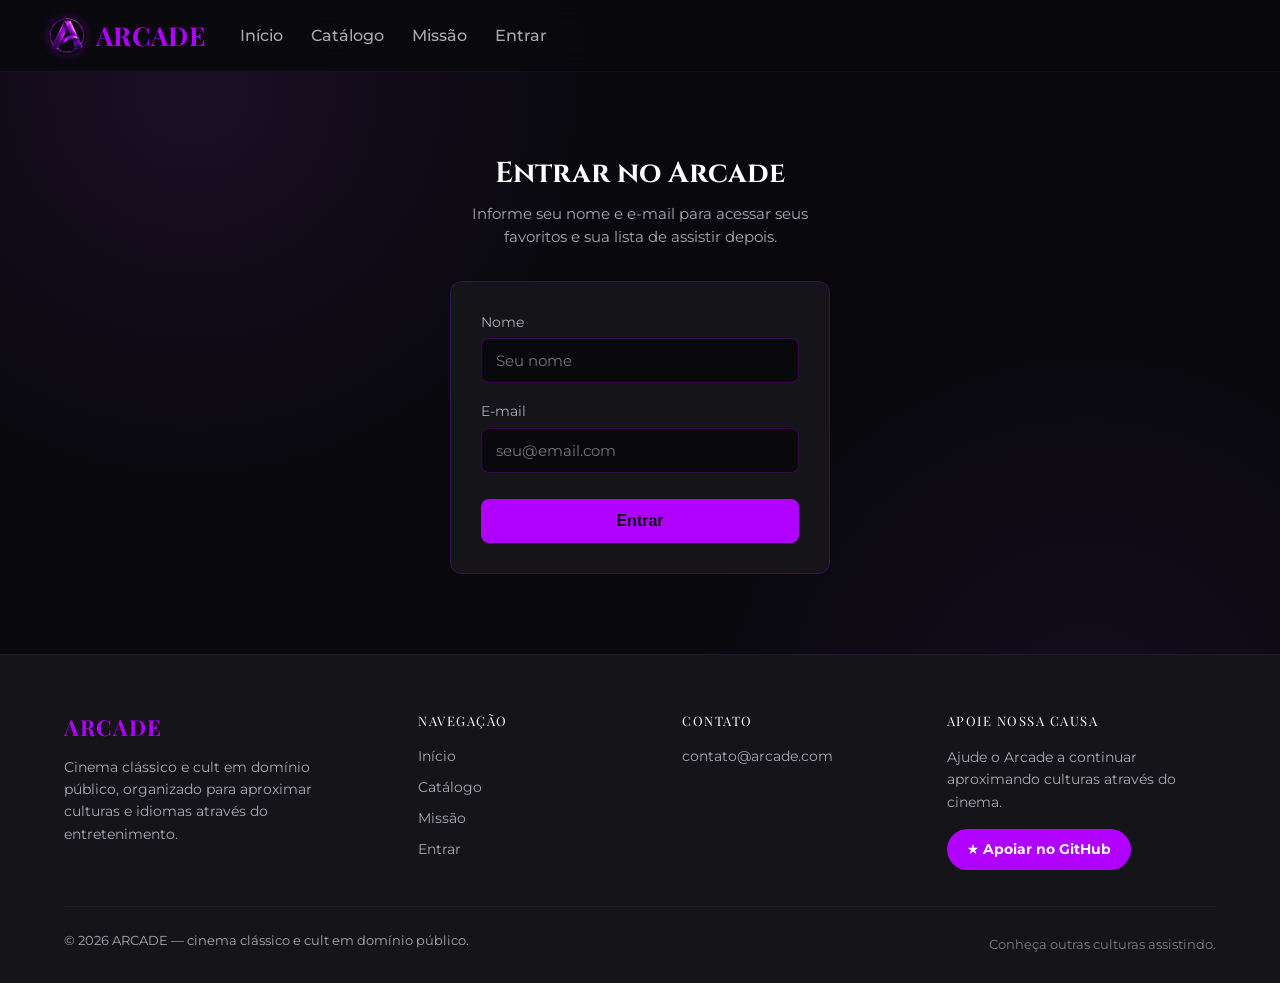
<file: login.html>
<!DOCTYPE html>
<html lang="pt-BR">
<head>
  <meta charset="UTF-8">
  <meta name="viewport" content="width=device-width, initial-scale=1.0">
  <title>Arcade — Entrar</title>

  <link rel="preconnect" href="https://fonts.googleapis.com">
  <link rel="preconnect" href="https://fonts.gstatic.com" crossorigin>
  <link href="https://fonts.googleapis.com/css2?family=Cinzel:wght@600;700&family=Plus+Jakarta+Sans:wght@400;600;700&display=swap" rel="stylesheet">

  <link rel="stylesheet" href="css/estilo.css">

  <style>
    .login-container {
      max-width: 420px;
      margin: 80px auto;
      padding: 0 20px;
    }
    .login-titulo {
      font-family: 'Cinzel', serif;
      font-size: 1.8rem;
      margin-bottom: 8px;
      color: #fff;
      text-align: center;
    }
    .login-subtitulo {
      color: var(--texto-fraco);
      text-align: center;
      margin-bottom: 32px;
      font-size: 0.95rem;
    }
    .login-form {
      background: var(--superficie);
      border: 1px solid var(--borda);
      border-radius: 12px;
      padding: 30px;
      display: flex;
      flex-direction: column;
      gap: 18px;
    }
    .campo-grupo label {
      display: block;
      font-size: 0.85rem;
      color: var(--texto-fraco);
      margin-bottom: 6px;
    }
    .campo-grupo input {
      width: 100%;
      background: var(--fundo);
      border: 1px solid var(--borda);
      color: var(--texto);
      padding: 12px 14px;
      border-radius: 8px;
      font-family: var(--fonte-texto);
      font-size: 0.95rem;
      outline: none;
    }
    .campo-grupo input:focus {
      border-color: var(--ambar);
    }
    .btn-entrar {
      background: var(--ambar);
      color: #121214;
      border: none;
      padding: 13px;
      border-radius: 8px;
      font-weight: 700;
      font-size: 1rem;
      cursor: pointer;
      margin-top: 8px;
      transition: background 0.2s;
    }
    .btn-entrar:hover {
      background: var(--ambar-forte);
    }
    .login-erro {
      color: #f87171;
      font-size: 0.85rem;
      text-align: center;
      display: none;
    }
  </style>
</head>
<body>

  <header class="topo">
    <a href="index.html" class="logo-container">
      <img src="img/img.png" alt="Logo Arcade" class="logo-img">
      <span class="logo-texto">ARCADE</span>
    </a>
    <nav class="menu">
      <a href="index.html">Início</a>
      <a href="catalogo.html">Catálogo</a>
      <a href="sobre.html">Missão</a>
      <a href="perfil.html" class="link-conta">Minha Conta</a>
    </nav>
  </header>

  <main class="login-container">
    <h1 class="login-titulo">Entrar no Arcade</h1>
    <p class="login-subtitulo">Informe seu nome e e-mail para acessar seus favoritos e sua lista de assistir depois.</p>

    <form id="form-login" class="login-form">
      <div class="campo-grupo">
        <label for="campo-nome">Nome</label>
        <input type="text" id="campo-nome" name="nome" placeholder="Seu nome" autocomplete="name" required>
      </div>

      <div class="campo-grupo">
        <label for="campo-email">E-mail</label>
        <input type="email" id="campo-email" name="email" placeholder="seu@email.com" autocomplete="email" required>
      </div>

      <p id="login-erro" class="login-erro">Preencha nome e e-mail válidos para continuar.</p>

      <button type="submit" class="btn-entrar">Entrar</button>
    </form>
  </main>

  <footer class="rodape rodape-completo">
    <div class="rodape-grade">
      <div class="rodape-marca">
        <p class="rodape-logo">ARCADE</p>
        <p class="rodape-desc">Cinema clássico e cult em domínio público, organizado para aproximar culturas e idiomas através do entretenimento.</p>
      </div>

      <div class="rodape-coluna">
        <p class="rodape-titulo-coluna">Navegação</p>
        <div class="rodape-links">
          <a href="index.html">Início</a>
          <a href="catalogo.html">Catálogo</a>
          <a href="sobre.html">Missão</a>
          <a href="perfil.html" class="link-conta">Minha Conta</a>
        </div>
      </div>

      <div class="rodape-coluna">
        <p class="rodape-titulo-coluna">Contato</p>
        <a href="mailto:contato@arcade.com" class="rodape-contato-email">contato@arcade.com</a>
      </div>

      <div class="rodape-coluna">
        <p class="rodape-titulo-coluna">Apoie nossa causa</p>
        <p class="rodape-apoio-texto">Ajude o Arcade a continuar aproximando culturas através do cinema.</p>
        <a href="https://github.com/produtivitydotcom/Projeto-Final-HTML" target="_blank" rel="noopener" class="btn-apoiar">★ Apoiar no GitHub</a>
      </div>
    </div>

    <div class="rodape-baixo">
      <p>&copy; 2026 ARCADE — cinema clássico e cult em domínio público.</p>
      <p class="rodape-fraco">Conheça outras culturas assistindo.</p>
    </div>
  </footer>

  <script src="js/login.js"></script>
  <script src="js/auth.js"></script>
</body>
</html>
</file>
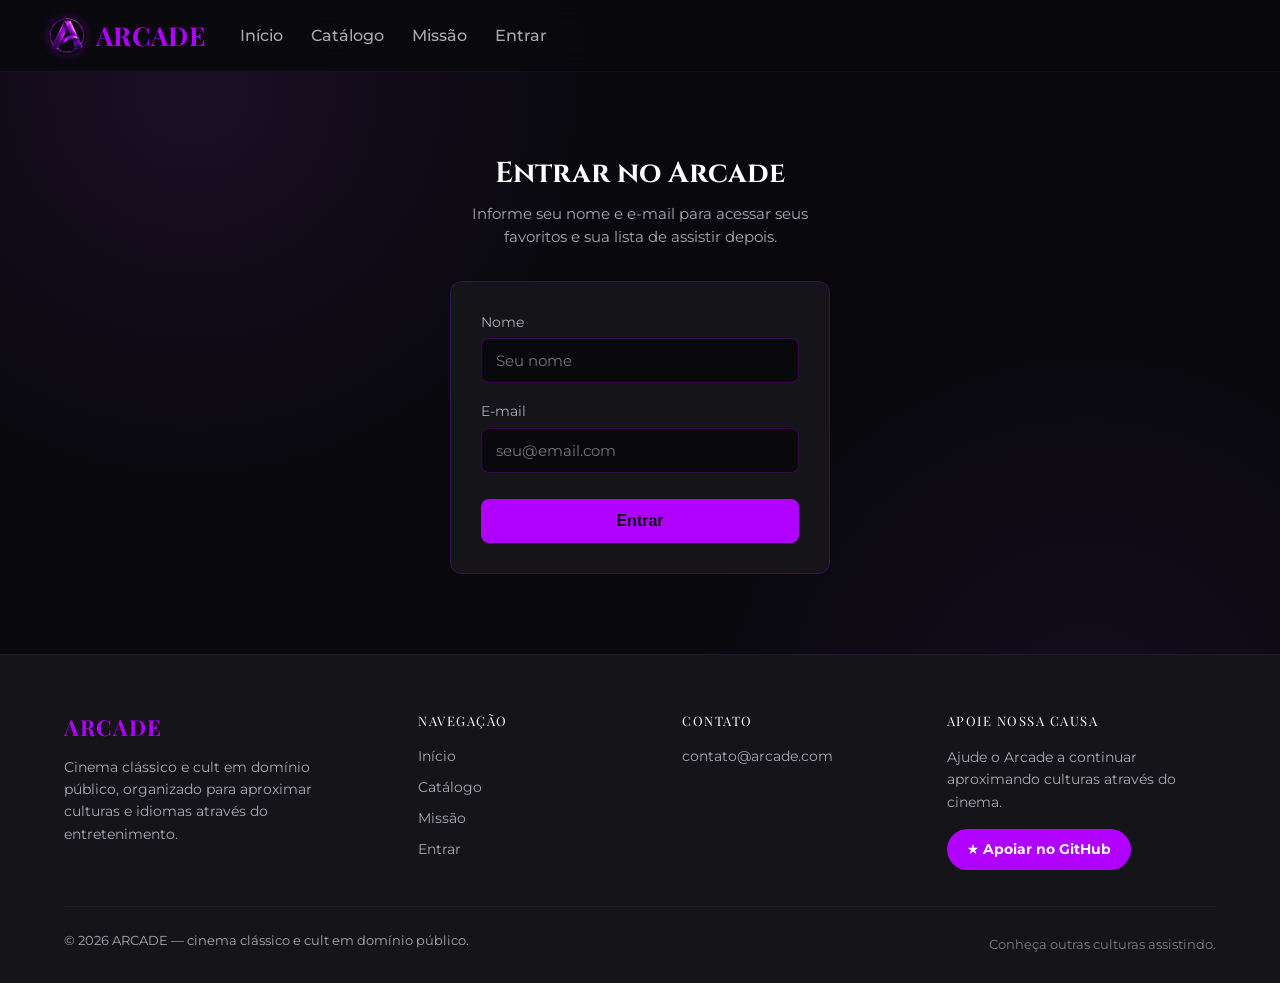
<file: perfil.html>
<!DOCTYPE html>
<html lang="pt-BR">
<head>
  <meta charset="UTF-8">
  <meta name="viewport" content="width=device-width, initial-scale=1.0">
  <title>Arcade — Minha Conta</title>
  
  <link rel="preconnect" href="https://fonts.googleapis.com">
  <link rel="preconnect" href="https://fonts.gstatic.com" crossorigin>
  <link href="https://fonts.googleapis.com/css2?family=Cinzel:wght@600;700&family=Plus+Jakarta+Sans:wght@400;600;700&display=swap" rel="stylesheet">
  
  <link rel="stylesheet" href="css/estilo.css">

  <style>
    .perfil-container {
      max-width: 1200px;
      margin: 40px auto;
      padding: 0 20px;
    }
    .card-usuario {
      background: #18181b;
      border: 1px solid rgba(148, 0, 211, 0.25);
      padding: 24px;
      border-radius: 12px;
      display: flex;
      align-items: center;
      gap: 20px;
      margin-bottom: 40px;
      box-shadow: 0 10px 30px rgba(0, 0, 0, 0.5);
    }
    .avatar {
      width: 70px;
      height: 70px;
      background: #9400D3; /* Avatar em Roxo */
      color: #FFFFFF;
      border-radius: 50%;
      display: flex;
      align-items: center;
      justify-content: center;
      font-size: 2rem;
      font-weight: bold;
      box-shadow: 0 4px 12px rgba(148, 0, 211, 0.4);
    }
    .secao-titulo {
      font-family: 'Cinzel', serif;
      font-size: 1.5rem;
      margin: 30px 0 15px 0;
      color: #f4f4f5;
      display: flex;
      align-items: center;
      gap: 8px;
    }
    .grade-minhas-listas {
      display: grid;
      grid-template-columns: repeat(auto-fill, minmax(180px, 1fr));
      gap: 16px;
      margin-bottom: 30px;
    }
    .vazio-txt {
      color: #71717a;
      font-size: 0.95rem;
    }
    /* BOTÃO SAIR */
    #btn-sair {
      background: #27272a;
      color: #fff;
      border: 1px solid rgba(148, 0, 211, 0.3);
      padding: 10px 18px;
      border-radius: 8px;
      cursor: pointer;
      font-weight: 600;
      transition: all 0.2s ease;
    }
    #btn-sair:hover {
      background: #9400D3;
      border-color: #9400D3;
    }
  </style>
</head>
<body>

  <header class="topo">
    <a href="index.html" class="logo-container">
      <img src="img/img.png" alt="Logo Arcade" class="logo-img">
      <span class="logo-texto">ARCADE</span>
    </a>
    <nav class="menu">
      <a href="index.html">Início</a>
      <a href="catalogo.html">Catálogo</a>
      <a href="lancamento.html">Lançamentos</a>
      <a href="sobre.html">Missão</a>
      <a href="perfil.html" class="ativo">Minha Conta</a>
    </nav>
  </header>

  <main class="perfil-container">
    <div class="card-usuario">
      <div class="avatar" id="avatar-usuario"></div>
      <div style="flex: 1;">
        <h2 id="nome-usuario" style="margin:0; font-size: 1.3rem;"></h2>
        <p id="email-usuario" style="margin: 4px 0 0 0; color: #a1a1aa;"></p>
      </div>
      <button id="btn-sair">Sair</button>
    </div>

    <h3 class="secao-titulo">🕒 Continuar Assistindo</h3>
    <div class="grade-minhas-listas" id="lista-historico"></div>

    <h3 class="secao-titulo">💜 Meus Favoritos</h3>
    <div class="grade-minhas-listas" id="lista-favoritos"></div>

    <h3 class="secao-titulo">🔖 Assistir Depois</h3>
    <div class="grade-minhas-listas" id="lista-depois"></div>
  </main>

  <footer class="rodape rodape-completo">
    <div class="rodape-grade">
      <div class="rodape-marca">
        <p class="rodape-logo">ARCADE</p>
        <p class="rodape-desc">Cinema clássico e cult em domínio público, organizado para aproximar culturas e idiomas através do entretenimento.</p>
      </div>

      <div class="rodape-coluna">
        <p class="rodape-titulo-coluna">Navegação</p>
        <div class="rodape-links">
          <a href="index.html">Início</a>
          <a href="catalogo.html">Catálogo</a>
          <a href="sobre.html">Missão</a>
          <a href="perfil.html" class="link-conta">Minha Conta</a>
        </div>
      </div>

      <div class="rodape-coluna">
        <p class="rodape-titulo-coluna">Contato</p>
        <a href="mailto:contato@arcade.com" class="rodape-contato-email">contato@arcade.com</a>
      </div>

      <div class="rodape-coluna">
        <p class="rodape-titulo-coluna">Apoie nossa causa</p>
        <p class="rodape-apoio-texto">Ajude o Arcade a continuar aproximando culturas através do cinema.</p>
        <a href="https://github.com/produtivitydotcom/Projeto-Final-HTML" target="_blank" rel="noopener" class="btn-apoiar">★ Apoiar no GitHub</a>
      </div>
    </div>

    <div class="rodape-baixo">
      <p>&copy; 2026 ARCADE — cinema clássico e cult em domínio público.</p>
      <p class="rodape-fraco">Conheça outras culturas assistindo.</p>
    </div>
  </footer>

  <script>
    // Só entra no perfil quem estiver logado
    const usuario = JSON.parse(localStorage.getItem('arcade_usuario'));

    if (!usuario) {
      window.location.href = 'login.html';
    } else {
      document.getElementById('avatar-usuario').innerText = usuario.nome.charAt(0).toUpperCase();
      document.getElementById('nome-usuario').innerText = usuario.nome;
      document.getElementById('email-usuario').innerText = usuario.email;

      document.getElementById('btn-sair').addEventListener('click', () => {
        localStorage.removeItem('arcade_usuario');
        window.location.href = 'login.html';
      });
    }

    function renderizarLista(chaveStorage, elementoId) {
      const conteiner = document.getElementById(elementoId);
      const lista = JSON.parse(localStorage.getItem(chaveStorage)) || [];

      if (lista.length === 0) {
        conteiner.innerHTML = `<p class="vazio-txt">Nenhum filme salvo aqui ainda.</p>`;
        return;
      }

      conteiner.innerHTML = lista.map(filme => `
        <a href="player.html?id=${filme.id}" style="text-decoration: none; color: inherit;">
          <div class="card-filme">
            <img src="${filme.capa}" alt="${filme.titulo}" style="width: 100%; border-radius: 8px;">
            <div class="card-filme-info" style="padding: 8px 0;">
              <h4 style="margin:0; font-size: 0.95rem;">${filme.titulo}</h4>
              <span style="font-size: 0.8rem; color: #a1a1aa;">${filme.genero}</span>
            </div>
          </div>
        </a>
      `).join('');
    }

    // Carrega as listas na tela do perfil
    renderizarLista('arcade_historico', 'lista-historico');
    renderizarLista('arcade_favoritos', 'lista-favoritos');
    renderizarLista('arcade_assistirDepois', 'lista-depois');
  </script>

</body>
</html>
</file>
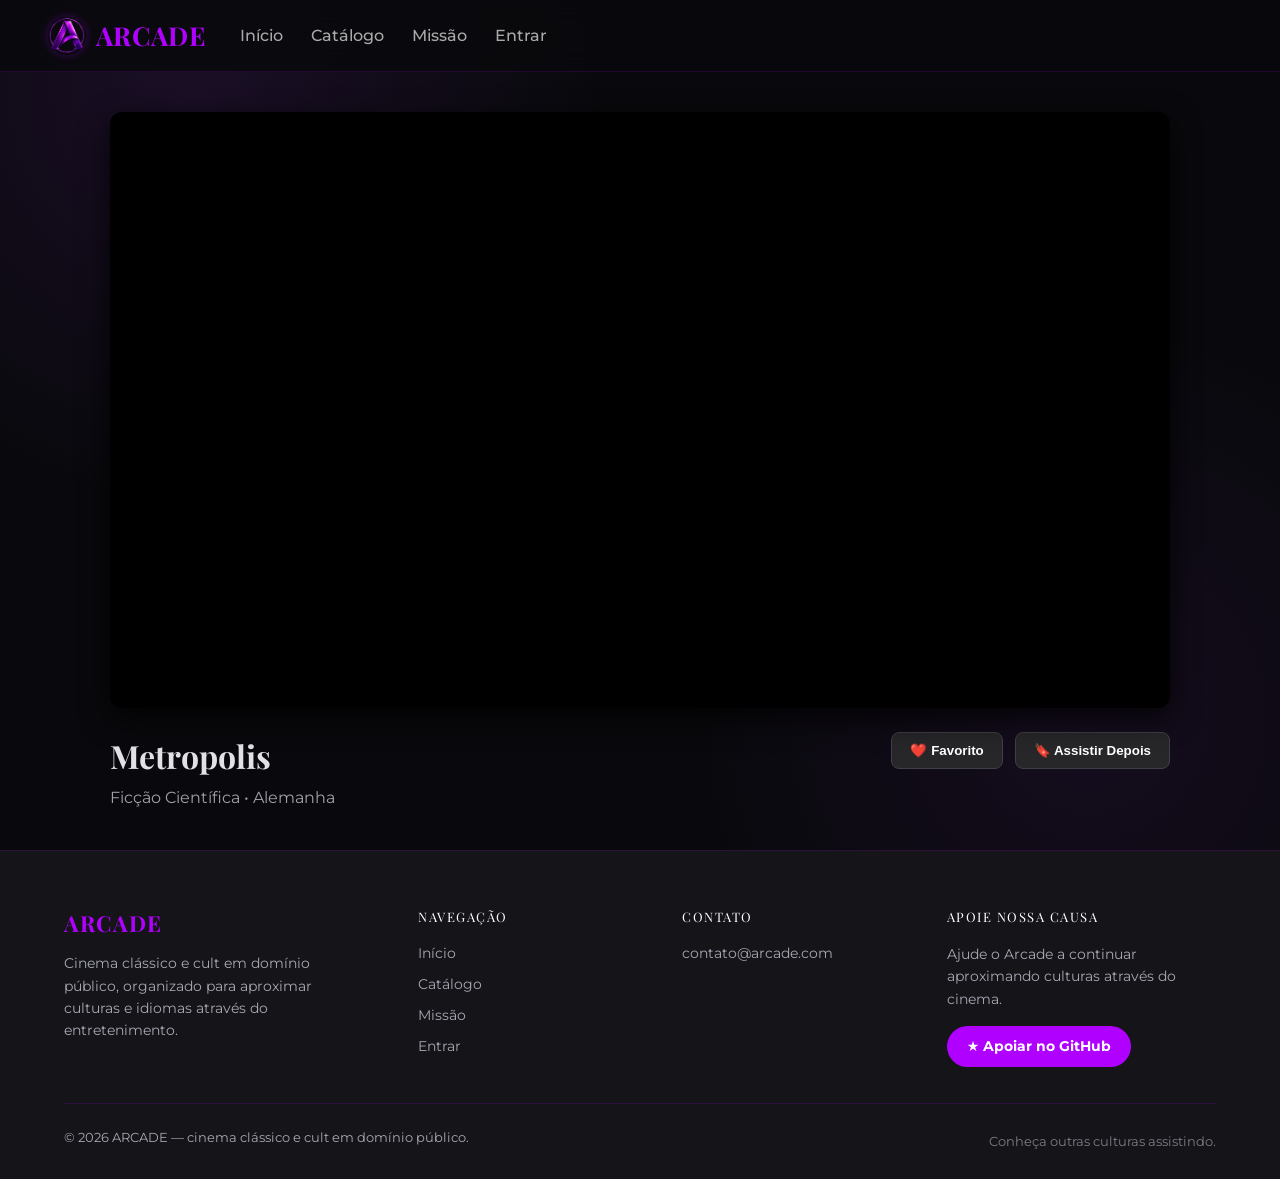
<file: player.html>
<!DOCTYPE html>
<html lang="pt-BR">
<head>
  <meta charset="UTF-8">
  <meta name="viewport" content="width=device-width, initial-scale=1.0">
  <title>Arcade — Player</title>
  
  <link rel="preconnect" href="https://fonts.googleapis.com">
  <link rel="preconnect" href="https://fonts.gstatic.com" crossorigin>
  <link href="https://fonts.googleapis.com/css2?family=Cinzel:wght@600&family=Plus+Jakarta+Sans:wght@400;600;700&display=swap" rel="stylesheet">
  
  <link rel="stylesheet" href="css/estilo.css">
  
  <style>
    .player-container {
      max-width: 1100px;
      margin: 40px auto;
      padding: 0 20px;
    }
    .video-wrapper {
      position: relative;
      padding-bottom: 56.25%; /* Aspect Ratio 16:9 */
      height: 0;
      background: #000;
      border-radius: 12px;
      overflow: hidden;
      box-shadow: 0 10px 30px rgba(0,0,0,0.8);
    }
    .video-wrapper iframe {
      position: absolute;
      top: 0;
      left: 0;
      width: 100%;
      height: 100%;
      border: 0;
    }
    .player-detalhes {
      margin-top: 24px;
      display: flex;
      justify-content: space-between;
      align-items: flex-start;
      flex-wrap: wrap;
      gap: 20px;
    }
    .player-botoes {
      display: flex;
      gap: 12px;
    }
    .btn-acao {
      background: #27272a;
      color: #fff;
      border: 1px solid #3f3f46;
      padding: 10px 18px;
      border-radius: 8px;
      cursor: pointer;
      font-weight: 600;
      transition: all 0.2s;
    }
    .btn-acao:hover, .btn-acao.ativo {
      background: #eab308;
      color: #000;
      border-color: #eab308;
    }
  </style>
</head>
<body>

  <header class="topo">
    <a href="index.html" class="logo-container">
      <img src="img/img.png" alt="Logo Arcade" class="logo-img">
      <span class="logo-texto">ARCADE</span>
    </a>
    <nav class="menu">
      <a href="index.html">Início</a>
      <a href="catalogo.html">Catálogo</a>
      <a href="sobre.html">Missão</a>
      <a href="perfil.html" class="link-conta">Minha Conta</a>
    </nav>
  </header>

  <main class="player-container">
    <div class="video-wrapper">
      <iframe id="iframe-video" src="" allowfullscreen allow="accelerometer; autoplay; clipboard-write; encrypted-media; gyroscope; picture-in-picture"></iframe>
    </div>

    <div class="player-detalhes">
      <div>
        <h1 id="titulo-filme">Carregando filme...</h1>
        <p id="meta-filme" style="color: #a1a1aa; margin-top: 6px;"></p>
      </div>

      <div class="player-botoes">
        <button id="btn-favorito" class="btn-acao" onclick="alternarLista('favoritos')">❤️ Favorito</button>
        <button id="btn-depois" class="btn-acao" onclick="alternarLista('assistirDepois')">🔖 Assistir Depois</button>
      </div>
    </div>
  </main>

  <footer class="rodape rodape-completo">
    <div class="rodape-grade">
      <div class="rodape-marca">
        <p class="rodape-logo">ARCADE</p>
        <p class="rodape-desc">Cinema clássico e cult em domínio público, organizado para aproximar culturas e idiomas através do entretenimento.</p>
      </div>

      <div class="rodape-coluna">
        <p class="rodape-titulo-coluna">Navegação</p>
        <div class="rodape-links">
          <a href="index.html">Início</a>
          <a href="catalogo.html">Catálogo</a>
          <a href="sobre.html">Missão</a>
          <a href="perfil.html" class="link-conta">Minha Conta</a>
        </div>
      </div>

      <div class="rodape-coluna">
        <p class="rodape-titulo-coluna">Contato</p>
        <a href="mailto:contato@arcade.com" class="rodape-contato-email">contato@arcade.com</a>
      </div>

      <div class="rodape-coluna">
        <p class="rodape-titulo-coluna">Apoie nossa causa</p>
        <p class="rodape-apoio-texto">Ajude o Arcade a continuar aproximando culturas através do cinema.</p>
        <a href="https://github.com/produtivitydotcom/Projeto-Final-HTML" target="_blank" rel="noopener" class="btn-apoiar">★ Apoiar no GitHub</a>
      </div>
    </div>

    <div class="rodape-baixo">
      <p>&copy; 2026 ARCADE — cinema clássico e cult em domínio público.</p>
      <p class="rodape-fraco">Conheça outras culturas assistindo.</p>
    </div>
  </footer>

  <script>
    let filmeAtual = null;

    // Função para converter links padrões do YouTube no formato embed
    function formatarUrlYoutube(url) {
      if (!url) return 'https://www.youtube.com/embed/dQw4w9WgXcQ';
      
      // Se já estiver formatado corretamente
      if (url.includes('youtube.com/embed/')) return url;

      let videoId = '';
      if (url.includes('youtu.be/')) {
        videoId = url.split('youtu.be/')[1].split('?')[0];
      } else if (url.includes('watch?v=')) {
        videoId = url.split('watch?v=')[1].split('&')[0];
      }

      if (videoId) {
        return `https://www.youtube.com/embed/${videoId}?autoplay=1`;
      }

      return url;
    }

    async function carregarPlayer() {
      // 1. Pega o id do filme na URL
      const urlParams = new URLSearchParams(window.location.search);
      const idFilme = urlParams.get('id');

      try {
        const res = await fetch('dados/filmes.json');
        const filmes = await res.json();
        
        // Compara garantindo o mesmo tipo (String)
        filmeAtual = filmes.find(f => String(f.id) === String(idFilme)) || filmes[0];

        if (!filmeAtual) return;

        // 2. Preenche os dados na tela
        document.getElementById('titulo-filme').innerText = filmeAtual.titulo || 'Filme sem título';
        document.getElementById('meta-filme').innerText = `${filmeAtual.genero || ''} • ${filmeAtual.pais || ''}`;
        
        // 3. Formata e aplica o link no iframe
        const linkOriginal = filmeAtual.embed || filmeAtual.link;
        document.getElementById('iframe-video').src = formatarUrlYoutube(linkOriginal);

        // 4. Salva no histórico do perfil
        salvarNoHistorico(filmeAtual);

        // 5. Atualiza o visual dos botões
        atualizarBotoes();

      } catch (e) {
        console.error("Erro ao carregar o filme:", e);
      }
    }

    // Salva no histórico no localStorage
    function salvarNoHistorico(filme) {
      if (!filme || !filme.id) return;
      let historico = JSON.parse(localStorage.getItem('arcade_historico')) || [];
      historico = historico.filter(f => String(f.id) !== String(filme.id));
      historico.unshift(filme);
      localStorage.setItem('arcade_historico', JSON.stringify(historico));
    }

    // Adiciona ou remove das listas de favoritos / assistir depois
    function alternarLista(chave) {
      if (!filmeAtual || !filmeAtual.id) return;

      let lista = JSON.parse(localStorage.getItem('arcade_' + chave)) || [];
      const existeIndex = lista.findIndex(f => String(f.id) === String(filmeAtual.id));

      if (existeIndex !== -1) {
        lista.splice(existeIndex, 1);
      } else {
        lista.push(filmeAtual);
      }

      localStorage.setItem('arcade_' + chave, JSON.stringify(lista));
      atualizarBotoes();
    }

    function atualizarBotoes() {
      if (!filmeAtual) return;

      const favoritos = JSON.parse(localStorage.getItem('arcade_favoritos')) || [];
      const depois = JSON.parse(localStorage.getItem('arcade_assistirDepois')) || [];

      const ehFavorito = favoritos.some(f => String(f.id) === String(filmeAtual.id));
      const ehDepois = depois.some(f => String(f.id) === String(filmeAtual.id));

      const btnFav = document.getElementById('btn-favorito');
      const btnDep = document.getElementById('btn-depois');

      if (ehFavorito) {
        btnFav.classList.add('ativo');
        btnFav.innerText = '❤️ Favoritar';
      } else {
        btnFav.classList.remove('ativo');
        btnFav.innerText = '❤️ Favorito';
      }

      if (ehDepois) {
        btnDep.classList.add('ativo');
        btnDep.innerText = '🔖 Salvo p/ Depois';
      } else {
        btnDep.classList.remove('ativo');
        btnDep.innerText = '🔖 Assistir Depois';
      }
    }

    // Garante que a função esteja acessível para os clicks no HTML
    window.alternarLista = alternarLista;

    carregarPlayer();
  </script>
  <script src="js/auth.js"></script>
</body>
</html>
</file>
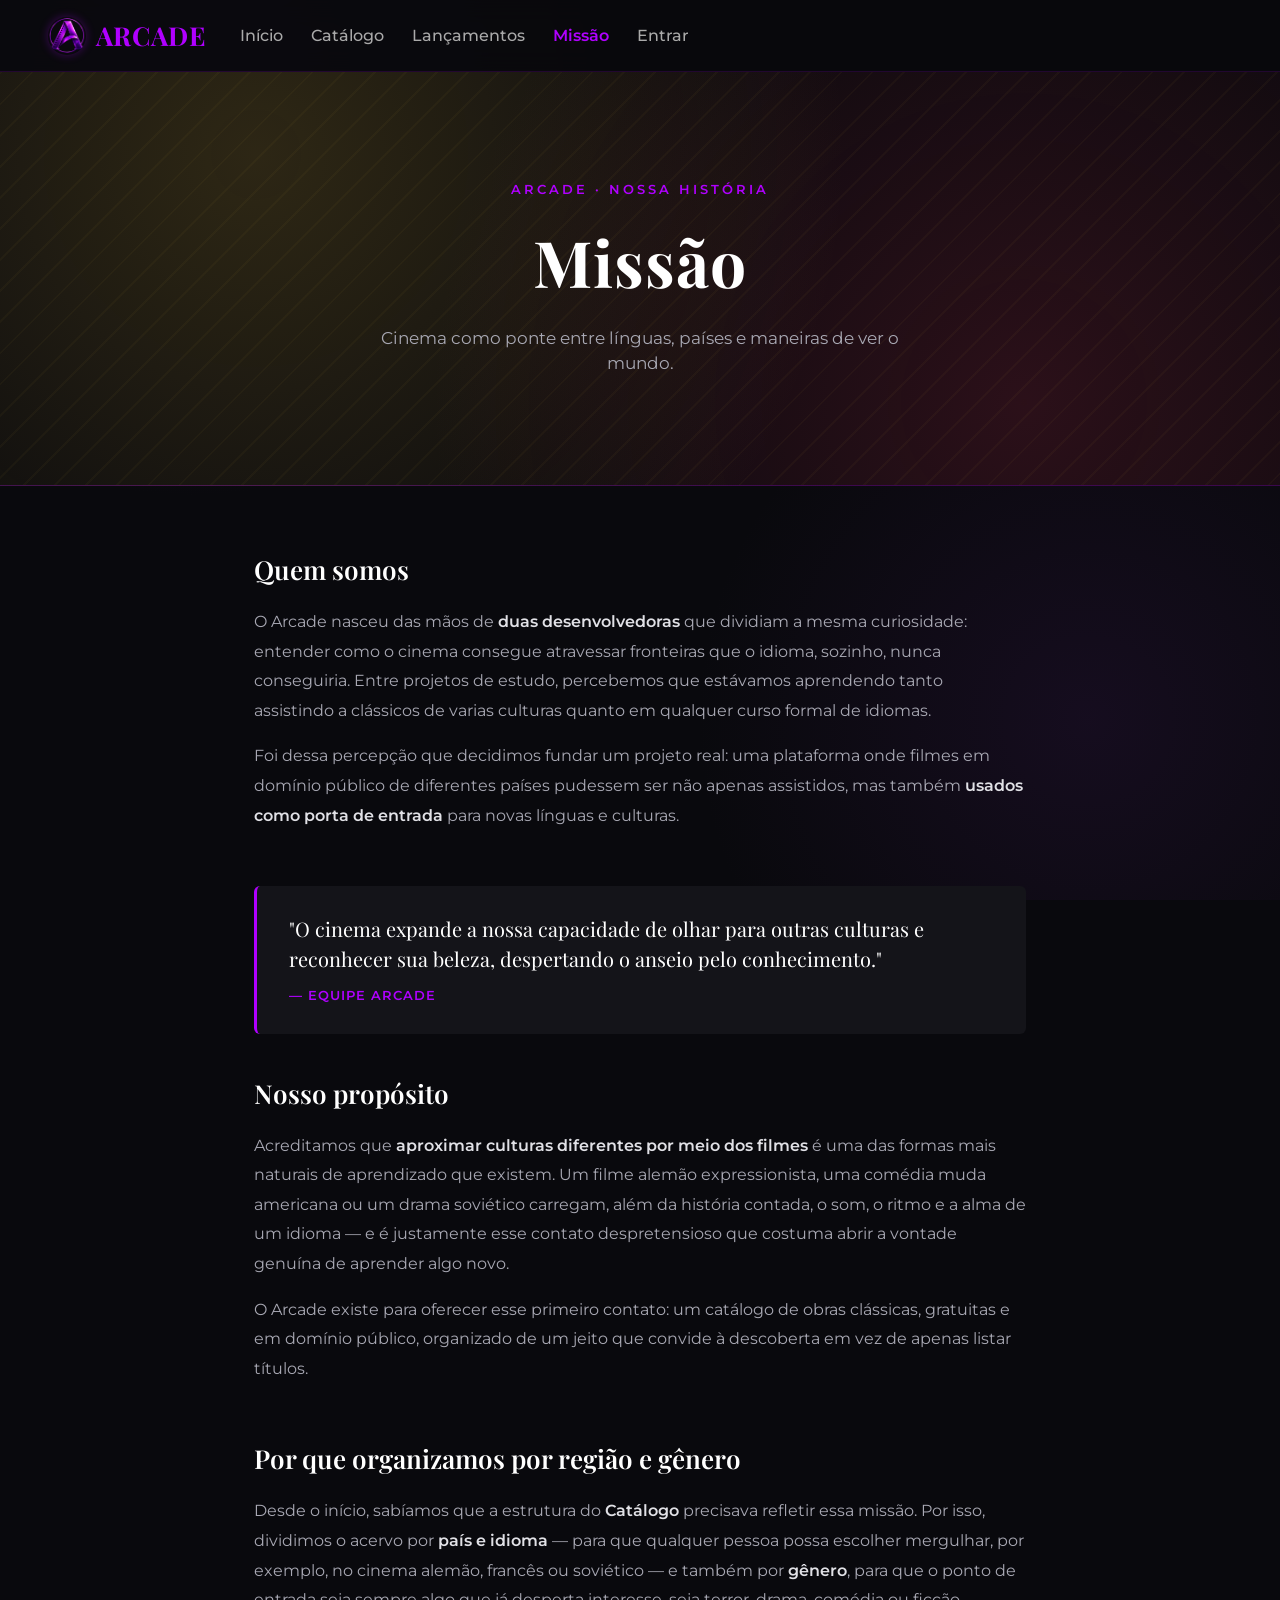
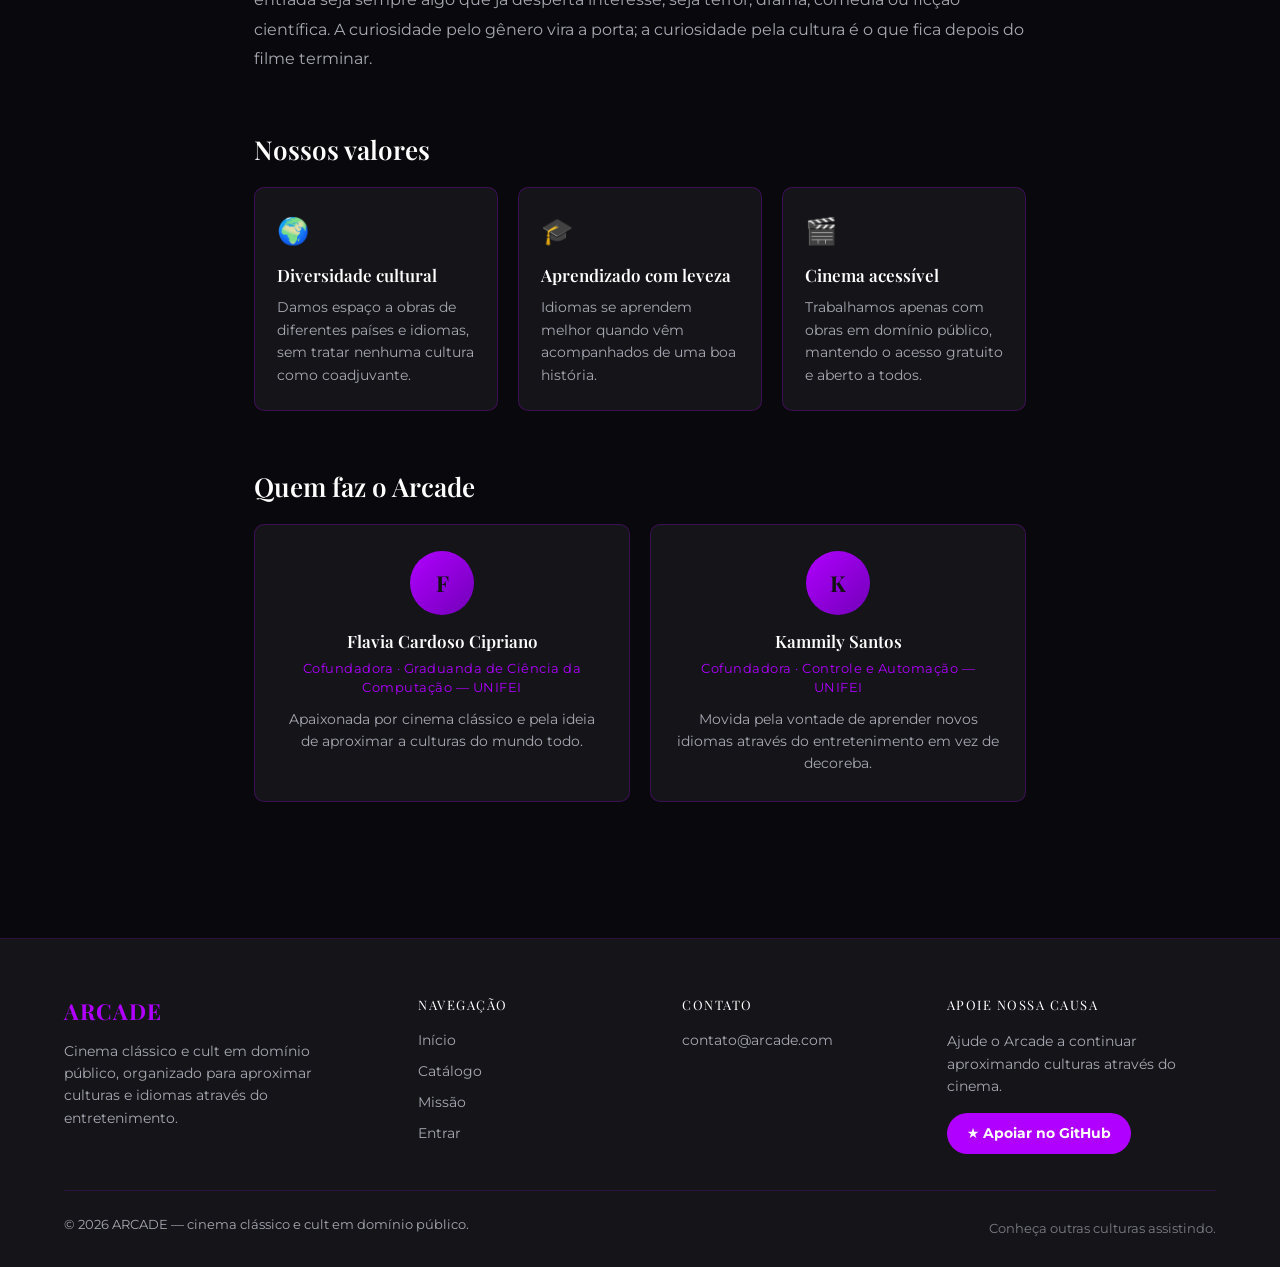
<file: sobre.html>
<!DOCTYPE html>
<html lang="pt-BR">
<head>
  <meta charset="UTF-8">
  <meta name="viewport" content="width=device-width, initial-scale=1.0">
  <title>Arcade — Missão</title>

  <link rel="preconnect" href="https://fonts.googleapis.com">
  <link rel="preconnect" href="https://fonts.gstatic.com" crossorigin>
  <link href="https://fonts.googleapis.com/css2?family=Cinzel:wght@600;700&family=Plus+Jakarta+Sans:wght@400;500;600;700&display=swap" rel="stylesheet">

  <link rel="stylesheet" href="css/estilo.css">

  <style>
    .missao-banner {
      position: relative;
      min-height: 46vh;
      display: flex;
      align-items: center;
      justify-content: center;
      text-align: center;
      background:
        radial-gradient(circle at 20% 20%, rgba(212, 175, 55, 0.18), transparent 55%),
        radial-gradient(circle at 80% 80%, rgba(107, 29, 47, 0.35), transparent 55%),
        var(--fundo);
      border-bottom: 1px solid var(--borda);
      overflow: hidden;
      padding: 40px 20px;
    }

    .missao-banner::before {
      content: "";
      position: absolute;
      inset: 0;
      background-image:
        repeating-linear-gradient(135deg, rgba(212, 175, 55, 0.04) 0px, rgba(212, 175, 55, 0.04) 2px, transparent 2px, transparent 22px);
      pointer-events: none;
    }

    .missao-banner-conteudo {
      position: relative;
      z-index: 2;
    }

    .missao-eyebrow {
      font-size: 13px;
      letter-spacing: 3px;
      text-transform: uppercase;
      color: var(--ambar);
      font-weight: 600;
      margin-bottom: 14px;
    }

    .missao-titulo-banner {
      font-family: var(--fonte-titulo);
      font-size: 64px;
      font-weight: 700;
      color: #fff;
      letter-spacing: 1px;
    }

    .missao-subtitulo-banner {
      margin-top: 16px;
      font-size: 17px;
      color: var(--texto-fraco);
      max-width: 560px;
      margin-left: auto;
      margin-right: auto;
    }

    .missao-container {
      max-width: 820px;
      margin: 0 auto;
      padding: 64px 24px 80px;
    }

    .missao-secao {
      margin-bottom: 56px;
    }

    .missao-secao-titulo {
      font-family: var(--fonte-titulo);
      font-size: 26px;
      font-weight: 600;
      color: #fff;
      margin-bottom: 18px;
    }

    .missao-texto {
      font-size: 16px;
      line-height: 1.85;
      color: var(--texto-fraco);
      margin-bottom: 16px;
    }

    .missao-texto strong {
      color: var(--texto);
      font-weight: 600;
    }

    .missao-citacao {
      background-color: var(--superficie);
      border-left: 3px solid var(--ambar);
      border-radius: 6px;
      padding: 28px 32px;
      margin: 40px 0;
      font-family: var(--fonte-titulo);
      font-size: 20px;
      line-height: 1.5;
      color: #fff;
    }

    .missao-citacao span {
      display: block;
      margin-top: 12px;
      font-family: var(--fonte-texto);
      font-size: 13px;
      letter-spacing: 1px;
      text-transform: uppercase;
      color: var(--ambar);
      font-weight: 600;
    }

    .valores-grade {
      display: grid;
      grid-template-columns: repeat(auto-fit, minmax(200px, 1fr));
      gap: 20px;
      margin-top: 8px;
    }

    .valor-card {
      background-color: var(--superficie);
      border: 1px solid var(--borda);
      border-radius: 10px;
      padding: 24px 22px;
      transition: border-color 0.2s, transform 0.2s;
    }

    .valor-card:hover {
      border-color: var(--ambar);
      transform: translateY(-3px);
    }

    .valor-icone {
      font-size: 26px;
      margin-bottom: 12px;
    }

    .valor-titulo {
      font-family: var(--fonte-titulo);
      font-size: 17px;
      font-weight: 600;
      color: #fff;
      margin-bottom: 8px;
    }

    .valor-texto {
      font-size: 14px;
      color: var(--texto-fraco);
      line-height: 1.6;
    }

    .fundadores-grade {
      display: grid;
      grid-template-columns: repeat(auto-fit, minmax(220px, 1fr));
      gap: 20px;
      margin-top: 8px;
    }

    .fundador-card {
      background-color: var(--superficie);
      border: 1px solid var(--borda);
      border-radius: 10px;
      padding: 26px 24px;
      text-align: center;
    }

    .fundador-avatar {
      width: 64px;
      height: 64px;
      margin: 0 auto 14px;
      border-radius: 50%;
      background: linear-gradient(135deg, var(--ambar), var(--ambar-forte));
      color: #121214;
      display: flex;
      align-items: center;
      justify-content: center;
      font-family: var(--fonte-titulo);
      font-size: 22px;
      font-weight: 700;
    }

    .fundador-nome {
      font-family: var(--fonte-titulo);
      font-size: 17px;
      font-weight: 600;
      color: #fff;
      margin-bottom: 4px;
    }

    .fundador-papel {
      font-size: 13px;
      color: var(--ambar);
      letter-spacing: 0.5px;
      margin-bottom: 10px;
    }

    .fundador-texto {
      font-size: 14px;
      color: var(--texto-fraco);
      line-height: 1.6;
    }

    @media (max-width: 640px) {
      .missao-titulo-banner { font-size: 40px; }
      .missao-banner { min-height: 36vh; }
      .missao-container { padding: 48px 20px 60px; }
    }
  </style>
</head>
<body>

  <header class="topo">
    <a href="index.html" class="logo-container">
      <img src="img/img.png" alt="Logo Arcade" class="logo-img">
      <span class="logo-texto">ARCADE</span>
    </a>
    <nav class="menu">
      <a href="index.html">Início</a>
      <a href="catalogo.html">Catálogo</a>
      <a href="lancamento.html">Lançamentos</a>
      <a href="sobre.html" class="ativo">Missão</a>
      <a href="perfil.html" class="link-conta">Minha Conta</a>
    </nav>
  </header>

  <section class="missao-banner">
    <div class="missao-banner-conteudo">
      <p class="missao-eyebrow">Arcade · Nossa história</p>
      <h1 class="missao-titulo-banner">Missão</h1>
      <p class="missao-subtitulo-banner">Cinema como ponte entre línguas, países e maneiras de ver o mundo.</p>
    </div>
  </section>

  <main class="missao-container">

    <section class="missao-secao">
      <h2 class="missao-secao-titulo">Quem somos</h2>
      <p class="missao-texto">
        O Arcade nasceu das mãos de <strong>duas desenvolvedoras</strong> que dividiam a mesma curiosidade: entender
        como o cinema consegue atravessar fronteiras que o idioma, sozinho, nunca conseguiria. Entre projetos de
        estudo, percebemos que estávamos aprendendo tanto assistindo a clássicos de varias culturas quanto em qualquer curso formal de idiomas.
      </p>
      <p class="missao-texto">
        Foi dessa percepção que decidimos fundar um projeto real: uma plataforma onde filmes em
        domínio público de diferentes países pudessem ser não apenas assistidos, mas também <strong>usados como
        porta de entrada</strong> para novas línguas e culturas.
      </p>
    </section>

    <div class="missao-citacao">
      "O cinema expande a nossa capacidade de olhar para outras culturas e reconhecer sua beleza, despertando o anseio pelo conhecimento."
      <span>— Equipe Arcade</span>
    </div>

    <section class="missao-secao">
      <h2 class="missao-secao-titulo">Nosso propósito</h2>
      <p class="missao-texto">
        Acreditamos que <strong>aproximar culturas diferentes por meio dos filmes</strong> é uma das formas mais
        naturais de aprendizado que existem. Um filme alemão expressionista, uma comédia muda americana ou um drama
        soviético carregam, além da história contada, o som, o ritmo e a alma de um idioma — e é justamente esse
        contato despretensioso que costuma abrir a vontade genuína de aprender algo novo.
      </p>
      <p class="missao-texto">
        O Arcade existe para oferecer esse primeiro contato: um catálogo de obras clássicas, gratuitas e em domínio
        público, organizado de um jeito que convide à descoberta em vez de apenas listar títulos.
      </p>
    </section>

    <section class="missao-secao">
      <h2 class="missao-secao-titulo">Por que organizamos por região e gênero</h2>
      <p class="missao-texto">
        Desde o início, sabíamos que a estrutura do <strong>Catálogo</strong> precisava refletir essa missão. Por
        isso, dividimos o acervo por <strong>país e idioma</strong> — para que qualquer pessoa possa escolher
        mergulhar, por exemplo, no cinema alemão, francês ou soviético — e também por <strong>gênero</strong>, para
        que o ponto de entrada seja sempre algo que já desperta interesse, seja terror, drama, comédia ou ficção
        científica. A curiosidade pelo gênero vira a porta; a curiosidade pela cultura é o que fica depois do filme
        terminar.
      </p>
    </section>

    <section class="missao-secao">
      <h2 class="missao-secao-titulo">Nossos valores</h2>
      <div class="valores-grade">
        <div class="valor-card">
          <div class="valor-icone">🌍</div>
          <h3 class="valor-titulo">Diversidade cultural</h3>
          <p class="valor-texto">Damos espaço a obras de diferentes países e idiomas, sem tratar nenhuma cultura como coadjuvante.</p>
        </div>
        <div class="valor-card">
          <div class="valor-icone">🎓</div>
          <h3 class="valor-titulo">Aprendizado com leveza</h3>
          <p class="valor-texto">Idiomas se aprendem melhor quando vêm acompanhados de uma boa história.</p>
        </div>
        <div class="valor-card">
          <div class="valor-icone">🎬</div>
          <h3 class="valor-titulo">Cinema acessível</h3>
          <p class="valor-texto">Trabalhamos apenas com obras em domínio público, mantendo o acesso gratuito e aberto a todos.</p>
        </div>
      </div>
    </section>

    <section class="missao-secao">
      <h2 class="missao-secao-titulo">Quem faz o Arcade</h2>
      <div class="fundadores-grade">
        <div class="fundador-card">
          <div class="fundador-avatar">F</div>
          <p class="fundador-nome">Flavia Cardoso Cipriano</p>
          <p class="fundador-papel">Cofundadora · Graduanda de Ciência da Computação — UNIFEI</p>
          <p class="fundador-texto">Apaixonada por cinema clássico e pela ideia de aproximar a culturas do mundo todo.</p>
        </div>
        <div class="fundador-card">
          <div class="fundador-avatar">K</div>
          <p class="fundador-nome">Kammily Santos</p>
          <p class="fundador-papel">Cofundadora · Controle e Automação — UNIFEI</p>
          <p class="fundador-texto">Movida pela vontade de aprender novos idiomas através do entretenimento em vez de decoreba.</p>
        </div>
      </div>
    </section>

  </main>

  <footer class="rodape rodape-completo">
    <div class="rodape-grade">
      <div class="rodape-marca">
        <p class="rodape-logo">ARCADE</p>
        <p class="rodape-desc">Cinema clássico e cult em domínio público, organizado para aproximar culturas e idiomas através do entretenimento.</p>
      </div>

      <div class="rodape-coluna">
        <p class="rodape-titulo-coluna">Navegação</p>
        <div class="rodape-links">
          <a href="index.html">Início</a>
          <a href="catalogo.html">Catálogo</a>
          <a href="sobre.html">Missão</a>
          <a href="perfil.html" class="link-conta">Minha Conta</a>
        </div>
      </div>

      <div class="rodape-coluna">
        <p class="rodape-titulo-coluna">Contato</p>
        <a href="mailto:contato@arcade.com" class="rodape-contato-email">contato@arcade.com</a>
      </div>

      <div class="rodape-coluna">
        <p class="rodape-titulo-coluna">Apoie nossa causa</p>
        <p class="rodape-apoio-texto">Ajude o Arcade a continuar aproximando culturas através do cinema.</p>
        <a href="https://github.com/produtivitydotcom/Projeto-Final-HTML" target="_blank" rel="noopener" class="btn-apoiar">★ Apoiar no GitHub</a>
      </div>
    </div>

    <div class="rodape-baixo">
      <p>&copy; 2026 ARCADE — cinema clássico e cult em domínio público.</p>
      <p class="rodape-fraco">Conheça outras culturas assistindo.</p>
    </div>
  </footer>

  <script src="js/auth.js"></script>
</body>
</html>
</file>
<file: css/estilo.css>
/* =========================================================
   IMPORTAÇÃO DAS FONTES (Playfair Display + Montserrat)
   ========================================================= */
@import url('https://fonts.googleapis.com/css2?family=Montserrat:wght@400;500;600;700&family=Playfair+Display:ital,wght@0,600;0,700;1,600&display=swap');

:root {
  /* Fundo & Superfícies */
  --fundo: #09090D;
  --fundo-principal: #09090D;
  --superficie: #141419;
  --superficie-2: #1D1D24;
  
  /* HIERARQUIA DE ROXOS */
  --roxo-principal: #B000FF;  
  --roxo-secundario: #7200B8;  
  --roxo-discreto: #3B1854;    

  /* Aliases para compatibilidade */
  --ambar: var(--roxo-principal);
  --ambar-forte: var(--roxo-secundario);
  --vinho-profundo: var(--roxo-discreto);
  
  /* Tipografia & Bordas */
  --texto: #E1E1E6;
  --texto-principal: #EDEDED;
  --texto-fraco: #A8A8B3;
  --texto-secundario: #A1A1AA;
  --borda: rgba(176, 0, 255, 0.25);
  --borda-sutil: rgba(176, 0, 255, 0.15);

  /* Fontes */
  --fonte-titulo: "Playfair Display", Georgia, serif;
  --fonte-texto: "Montserrat", system-ui, sans-serif;
  --fonte-corpo: "Montserrat", system-ui, sans-serif;
}

/* =========================================================
   RESET BÁSICO & FUNDO COM NÉVOA ROXA SOFISTICADA
   ========================================================= */
*, *::before, *::after {
  margin: 0;
  padding: 0;
  box-sizing: border-box;
}

body {
  font-family: var(--fonte-texto);
  background: 
    radial-gradient(circle at 15% 10%, rgba(59, 24, 84, 0.35), transparent 30%),
    radial-gradient(circle at 85% 80%, rgba(59, 24, 84, 0.25), transparent 30%),
    var(--fundo);
  background-attachment: fixed;
  color: var(--texto);
  line-height: 1.5;
  -webkit-font-smoothing: antialiased;
  -moz-osx-font-smoothing: grayscale;
  overflow-x: hidden;
}

h1, h2, h3, h4, h5, h6 {
  font-family: var(--fonte-titulo);
}

a {
  color: inherit;
  text-decoration: none;
}

img {
  display: block;
  max-width: 100%;
  height: auto;
}

/* =========================================================
   BARRA DE NAVEGAÇÃO PREMIUM (ATUALIZADA)
   ========================================================= */
.topo,
header {
  position: sticky;
  top: 0;
  z-index: 100;
  display: flex;
  align-items: center;
  padding: 16px 48px;
  background-color: rgba(9, 9, 13, 0.90);
  backdrop-filter: blur(12px);
  -webkit-backdrop-filter: blur(12px);
  border-bottom: 1px solid var(--borda-sutil);
}

.logo-container {
  display: flex;
  align-items: center;
  gap: 10px;
  text-decoration: none;
  margin-right: 20px;
}

.logo-img {
  width: 38px;
  height: 38px;
  object-fit: contain;
  border-radius: 50%;
  box-shadow: 0 0 10px rgba(176, 0, 255, 0.3);
  transition: transform 0.3s ease, box-shadow 0.3s ease;
}

.logo-container:hover .logo-img {
  transform: scale(1.08);
  box-shadow: 0 0 16px rgba(176, 0, 255, 0.6);
}

.logo-texto,
.logo {
  font-family: var(--fonte-titulo);
  font-size: 26px;
  font-weight: 700;
  color: var(--roxo-principal);
  letter-spacing: 1px;
  text-transform: uppercase;
}

/* Links de Navegação com Espaçamento Premium */
nav {
  display: flex;
  align-items: center;
}

.menu {
  display: flex;
  align-items: center;
}

nav a,
.menu a {
  color: #aaa;
  text-decoration: none;
  margin: 0 14px;
  font-weight: 500;
  transition: color 0.3s ease;
}

nav a:hover,
.menu a:hover {
  color: #B000FF;
}

nav a.active,
nav a.ativo,
.menu a.active,
.menu a.ativo {
  color: #B000FF;
  font-weight: 600;
}

.botao-busca {
  margin-left: auto;
  padding: 9px 18px;
  border: 1px solid var(--borda);
  border-radius: 999px;
  color: var(--texto-principal);
  font-weight: 600;
  font-size: 14px;
  background: transparent;
  cursor: pointer;
  transition: all 0.2s ease;
}

.botao-busca:hover {
  border-color: var(--roxo-principal);
  color: var(--roxo-principal);
}

/* =========================================================
   DESTAQUE CINEMATOGRÁFICO (HERO)
   ========================================================= */
.destaque,
.hero {
  position: relative;
  min-height: 70vh;
  display: flex;
  align-items: center;
  padding: 48px 64px;
  background-size: cover;
  background-position: center;
  transition: background-image 0.8s ease-in-out;
}

/* Máscara Lateral (Esquerda para Direita) */
.destaque::before,
.hero::before {
  content: "";
  position: absolute;
  inset: 0;
  background: linear-gradient(
    90deg,
    #09090d 0%,
    rgba(9, 9, 13, 0.85) 30%,
    rgba(9, 9, 13, 0.25) 70%,
    rgba(9, 9, 13, 0.1) 100%
  );
  z-index: 1;
}

/* Máscara Inferior (Transição suave com o resto do site) */
.destaque::after,
.hero::after {
  content: "";
  position: absolute;
  bottom: 0;
  left: 0;
  width: 100%;
  height: 35%;
  background: linear-gradient(
    transparent,
    #09090d
  );
  z-index: 1;
  pointer-events: none;
}

.destaque-conteudo {
  position: relative;
  z-index: 2;
  max-width: 620px;
}

.destaque-eyebrow {
  font-size: 13px;
  letter-spacing: 2px;
  text-transform: uppercase;
  color: var(--roxo-principal);
  margin-bottom: 12px;
  font-weight: 600;
}

.destaque-titulo {
  font-family: var(--fonte-titulo);
  font-size: 64px;
  font-weight: 700;
  line-height: 1.05;
  margin-bottom: 16px;
  color: #FFFFFF;
}

.destaque-sinopse {
  font-size: 17px;
  color: var(--texto-fraco);
  margin-bottom: 24px;
}

.destaque-botoes {
  display: flex;
  gap: 12px;
}

.btn {
  display: inline-flex;
  align-items: center;
  justify-content: center;
  padding: 12px 18px;
  border-radius: 6px;
  font-weight: 600;
  font-size: 14px;
  cursor: pointer;
  border: none;
  white-space: nowrap;
  transition: transform 0.15s ease, background-color 0.2s ease, border-color 0.2s ease, box-shadow 0.2s ease;
}

.btn:hover {
  transform: translateY(-2px);
}

.btn-principal {
  background-color: var(--roxo-principal);
  color: #FFFFFF;
}

.btn-principal:hover {
  background-color: var(--roxo-secundario);
  box-shadow: 0 4px 14px rgba(176, 0, 255, 0.4);
}

.btn-secundario {
  background-color: var(--superficie);
  color: var(--texto);
  border: 1px solid var(--borda);
}

.btn-secundario:hover {
  background-color: var(--superficie-2);
  border-color: var(--roxo-secundario);
}

/* Controles do Carrossel */
.carousel-btn {
  position: absolute;
  top: 50%;
  transform: translateY(-50%);
  background: rgba(9, 9, 13, 0.6);
  color: #fff;
  border: 1px solid var(--borda-sutil);
  font-size: 24px;
  padding: 12px 18px;
  cursor: pointer;
  border-radius: 50%;
  z-index: 10;
  transition: all 0.3s ease;
}

.carousel-btn:hover {
  background: var(--roxo-discreto);
  border-color: var(--roxo-principal);
}

.prev-btn { left: 24px; }
.next-btn { right: 24px; }

/* =========================================================
   FILEIRAS DE FILMES
   ========================================================= */
.fileiras {
  padding: 0 64px 40px;
  margin-top: 32px;
  position: relative;
  z-index: 5;
  max-width: 1400px;
  margin-left: auto;
  margin-right: auto;
}

.fileira {
  margin-bottom: 44px;
}

.fileira-titulo {
  font-family: var(--fonte-titulo);
  font-size: 24px;
  font-weight: 600;
  margin-top: 24px;
  margin-bottom: 20px;
  color: #FFFFFF;
}

.fileira-lista {
  display: flex;
  gap: 20px;
  overflow-x: auto;
  padding: 12px 4px 24px 4px;
  scroll-behavior: smooth;
  scrollbar-width: none;
  -ms-overflow-style: none;
}

.fileira-lista::-webkit-scrollbar {
  display: none;
}

/* =========================================================
   CARDS DE FILME ESTILO STREAMING (.card e .card-filme)
   ========================================================= */
.card,
.card-filme,
.movie-card {
  flex: 0 0 200px;
  border-radius: 10px;
  overflow: hidden;
  background-color: var(--superficie);
  border: 1px solid rgba(176, 0, 255, 0.25);
  position: relative;
  display: flex;
  flex-direction: column;
  transition: 
    transform 0.3s ease,
    box-shadow 0.3s ease,
    border-color 0.3s ease,
    background-color 0.3s ease;
  animation: surgimentoRapido 0.3s ease-out forwards;
}

.card:hover,
.card-filme:hover,
.movie-card:hover {
  transform: translateY(-8px);
  border-color: rgba(176, 0, 255, 0.8);
  box-shadow: 0 15px 40px rgba(176, 0, 255, 0.18);
  background-color: var(--superficie-2);
}

/* Container de imagem do Card com Zoom suave */
.card-capa-wrapper,
.card-capa-container {
  overflow: hidden;
  position: relative;
  width: 100%;
  aspect-ratio: 2 / 3;
}

.card-capa,
.card-filme img,
.movie-card img {
  width: 100%;
  aspect-ratio: 2 / 3;
  object-fit: cover;
  display: block;
  transition: transform 0.4s ease;
}

.card:hover .card-capa,
.card-filme:hover img,
.movie-card:hover img {
  transform: scale(1.05);
}

.card-info,
.card-filme-info {
  padding: 14px 16px;
  display: flex;
  flex-direction: column;
  justify-content: space-between;
  flex-grow: 1;
  min-height: 95px;
  background-color: var(--superficie);
  border-top: 1px solid rgba(255, 255, 255, 0.03);
  transition: background-color 0.3s ease;
}

.card:hover .card-info,
.card-filme:hover .card-filme-info {
  background-color: var(--superficie-2);
}

.card-titulo,
.card-filme h3 {
  font-size: 0.95rem;
  font-weight: 700;
  margin: 0 0 6px 0;
  color: var(--texto-principal);
  line-height: 1.3;
  display: -webkit-box;
  -webkit-line-clamp: 2;
  -webkit-box-orient: vertical;
  overflow: hidden;
  text-overflow: ellipsis;
}

.card-meta,
.card-filme .meta {
  font-size: 0.8rem;
  color: var(--texto-secundario);
  margin: 0;
  white-space: nowrap;
  overflow: hidden;
  text-overflow: ellipsis;
}

/* =========================================================
   PÁGINA DO FILME (Detalhes)
   ========================================================= */
.detalhe-banner {
  position: relative;
  min-height: 60vh;
  background-size: cover;
  background-position: center;
}

.detalhe-banner::after {
  content: "";
  position: absolute;
  inset: 0;
  background: linear-gradient(to top, var(--fundo) 2%, transparent 70%);
}

.detalhe-conteudo {
  max-width: 900px;
  margin: -120px auto 0;
  padding: 0 48px 60px;
  position: relative;
  z-index: 2;
}

.detalhe-titulo {
  font-family: var(--fonte-titulo);
  font-size: 52px;
  font-weight: 700;
  line-height: 1.05;
  margin-bottom: 12px;
  color: var(--texto);
}

.detalhe-meta {
  color: var(--roxo-principal);
  font-size: 15px;
  letter-spacing: 1px;
  margin-bottom: 24px;
}

.detalhe-botoes {
  display: flex;
  flex-direction: row;
  flex-wrap: nowrap;
  gap: 12px;
  width: 100%;
  margin-bottom: 40px;
}

.detalhe-botoes .btn {
  flex: 1;
}

.detalhe-secao-titulo {
  font-family: var(--fonte-titulo);
  font-size: 22px;
  font-weight: 600;
  margin-bottom: 10px;
  color: var(--texto);
}

.detalhe-texto {
  color: var(--texto-fraco);
  font-size: 16px;
  margin-bottom: 32px;
  max-width: 680px;
  line-height: 1.6;
}

.contexto-box {
  background-color: var(--superficie);
  border-left: 3px solid var(--roxo-principal);
  border-radius: 6px;
  padding: 20px 24px;
  margin-bottom: 32px;
  max-width: 680px;
}

.contexto-box .detalhe-secao-titulo {
  color: var(--roxo-principal);
  margin-bottom: 8px;
}

.contexto-box p {
  color: var(--texto-fraco);
  font-size: 15px;
}

.voltar {
  display: inline-block;
  padding: 20px 48px 0;
  color: var(--texto-fraco);
  font-size: 14px;
  transition: color 0.2s ease;
}
.voltar:hover { color: var(--texto); }

/* =========================================================
   MODAL FLUTUANTE DE TRAILER
   ========================================================= */
.modal-trailer {
  display: none;
  position: fixed;
  inset: 0;
  background: rgba(0, 0, 0, 0.88);
  backdrop-filter: blur(8px);
  -webkit-backdrop-filter: blur(8px);
  z-index: 9999;
  justify-content: center;
  align-items: center;
}

.modal-conteudo {
  position: relative;
  width: 90%;
  max-width: 800px;
  aspect-ratio: 16 / 9;
  background: #000;
  border-radius: 8px;
  overflow: hidden;
  border: 1px solid var(--borda);
  box-shadow: 0 10px 30px rgba(0, 0, 0, 0.9);
}

.btn-fechar-modal {
  position: absolute;
  top: 12px;
  right: 16px;
  background: transparent;
  border: none;
  color: #fff;
  font-size: 24px;
  cursor: pointer;
  z-index: 3;
  transition: color 0.2s ease;
}

.btn-fechar-modal:hover {
  color: var(--roxo-principal);
}

.iframe-trailer {
  width: 100%;
  height: 100%;
  border: none;
}

/* =========================================================
   PÁGINA DE CATÁLOGO & FILTROS (PAINEL CINEMATOGRÁFICO)
   ========================================================= */
.catalogo {
  padding: 40px 64px 60px;
  max-width: 1400px;
  margin: 0 auto;
}

.catalogo-cabecalho {
  display: flex;
  justify-content: space-between;
  align-items: center;
  flex-wrap: wrap;
  gap: 16px;
  margin-bottom: 28px;
}

.catalogo-titulo {
  font-family: var(--fonte-titulo);
  font-size: 34px;
  font-weight: 700;
}

.campo-busca {
  background: rgba(20, 20, 25, 0.6);
  border: 1px solid var(--borda-sutil);
  color: var(--texto);
  padding: 10px 18px;
  border-radius: 999px;
  font-family: var(--fonte-texto);
  font-size: 14px;
  width: 260px;
  outline: none;
  backdrop-filter: blur(8px);
  -webkit-backdrop-filter: blur(8px);
  transition: border-color 0.2s ease, box-shadow 0.2s ease;
}

.campo-busca:focus {
  border-color: var(--roxo-principal);
  box-shadow: 0 0 12px rgba(176, 0, 255, 0.35);
}

/* Painel de Controle de Vidro Escuro */
.painel-filtros,
.filters {
  background: linear-gradient(
    135deg,
    rgba(255, 255, 255, 0.035),
    rgba(255, 255, 255, 0.015)
  );
  border: 1px solid rgba(176, 0, 255, 0.25);
  border-radius: 14px;
  backdrop-filter: blur(12px);
  -webkit-backdrop-filter: blur(12px);
  padding: 24px;
  margin-bottom: 30px;
  box-shadow: 0 8px 32px 0 rgba(0, 0, 0, 0.37);
}

.filtro-grupo {
  margin-bottom: 20px;
}

.filtro-grupo:last-child {
  margin-bottom: 0;
}

.filtro-label {
  font-size: 11px;
  letter-spacing: 2px;
  text-transform: uppercase;
  color: var(--texto-fraco);
  margin-bottom: 12px;
  font-weight: 600;
}

.filtro-botoes {
  display: flex;
  flex-wrap: wrap;
  gap: 8px;
}

.filtro-botao,
.btn-filtro {
  padding: 8px 18px;
  border: 1px solid rgba(176, 0, 255, 0.18);
  border-radius: 999px;
  background-color: rgba(20, 20, 25, 0.4);
  color: var(--texto-principal);
  font-size: 13px;
  font-family: var(--fonte-corpo);
  cursor: pointer;
  backdrop-filter: blur(4px);
  -webkit-backdrop-filter: blur(4px);
  transition: all 0.25s cubic-bezier(0.4, 0, 0.2, 1);
}

.filtro-botao:hover,
.btn-filtro:hover {
  background-color: rgba(59, 24, 84, 0.6);
  border-color: rgba(176, 0, 255, 0.6);
  color: #FFFFFF;
  box-shadow: 0 4px 15px rgba(176, 0, 255, 0.2);
}

.filtro-botao.ativo,
.btn-filtro.ativo {
  background-color: var(--roxo-principal);
  border-color: var(--roxo-principal);
  color: #FFFFFF;
  font-weight: 600;
  box-shadow: 0 0 15px rgba(176, 0, 255, 0.45);
}

.grade {
  display: grid;
  grid-template-columns: repeat(auto-fill, minmax(180px, 1fr));
  gap: 24px;
  margin-top: 32px;
  padding: 8px 4px 24px 4px;
}

.sem-resultado {
  color: var(--texto-fraco);
  margin-top: 32px;
  font-size: 16px;
}

.card-filme-link {
  text-decoration: none;
  color: inherit;
  display: block;
  height: 100%;
}

/* ===== ANIMAÇÕES INTERATIVAS POR GÊNERO ===== */
.btn-filtro[data-genero="Terror"]:hover {
  animation: tremor 0.3s infinite ease-in-out;
  background-color: rgba(61, 0, 0, 0.8);
  border-color: #ff0000;
  box-shadow: 0 0 14px rgba(255, 0, 0, 0.6);
  color: #ff8080;
}

.btn-filtro[data-genero="Ficção Científica"]:hover {
  background-color: rgba(0, 43, 54, 0.8);
  border-color: #00f0ff;
  box-shadow: 0 0 15px #00f0ff;
  color: #00f0ff;
  transform: scale(1.05);
}

.btn-filtro[data-genero="Comédia"]:hover {
  animation: quique 0.4s ease infinite alternate;
  background-color: rgba(74, 59, 0, 0.8);
  border-color: #ffd700;
  color: #ffd700;
}

.btn-filtro[data-genero="Suspense"]:hover {
  animation: pulso 1.2s infinite;
  background-color: rgba(59, 24, 84, 0.8);
  border-color: var(--roxo-principal);
  color: #c084fc;
}

.btn-filtro[data-genero="Animação"]:hover {
  background-color: rgba(2, 44, 34, 0.8);
  border-color: #34d399;
  color: #34d399;
  transform: rotate(-3deg) scale(1.08);
}

@keyframes tremor {
  0% { transform: translate(0, 0) rotate(0deg); }
  25% { transform: translate(-2px, 1px) rotate(-1deg); }
  50% { transform: translate(2px, -1px) rotate(1deg); }
  75% { transform: translate(-1px, -1px) rotate(0deg); }
  100% { transform: translate(0, 0) rotate(0deg); }
}

@keyframes quique {
  from { transform: translateY(0); }
  to { transform: translateY(-6px); }
}

@keyframes pulso {
  0% { box-shadow: 0 0 0 0 rgba(176, 0, 255, 0.5); }
  70% { box-shadow: 0 0 0 10px rgba(176, 0, 255, 0); }
  100% { box-shadow: 0 0 0 0 rgba(176, 0, 255, 0); }
}

@keyframes surgimentoRapido {
  from {
    opacity: 0;
    transform: translateY(10px);
  }
  to {
    opacity: 1;
    transform: translateY(0);
  }
}

/* =========================================================
   SUGESTÕES NA HOME
   ========================================================= */
.sugestoes-secao {
  padding: 8px 64px 48px;
  max-width: 1400px;
  margin: 0 auto;
}

.sugestoes-cabecalho {
  max-width: 620px;
  margin-bottom: 24px;
}

.sugestoes-texto {
  margin-top: 8px;
  font-size: 14px;
  line-height: 1.7;
  color: var(--texto-fraco);
}

.sugestoes-link {
  color: var(--roxo-principal);
  font-weight: 600;
}

.sugestoes-link:hover {
  color: var(--roxo-secundario);
}

.sugestoes-lista {
  display: grid;
  grid-template-columns: repeat(auto-fill, minmax(220px, 1fr));
  gap: 16px;
}

.sugestao-card {
  background-color: var(--superficie);
  border: 1px solid var(--borda-sutil);
  border-radius: 10px;
  padding: 18px 20px;
  transition: border-color 0.3s ease, transform 0.3s ease, box-shadow 0.3s ease;
}

.sugestao-card:hover {
  border-color: rgba(176, 0, 255, 0.8);
  transform: translateY(-4px);
  box-shadow: 0 10px 25px rgba(176, 0, 255, 0.15);
}

.sugestao-selo {
  display: inline-block;
  font-size: 11px;
  letter-spacing: 1px;
  text-transform: uppercase;
  color: var(--texto-fraco);
  background-color: var(--superficie-2);
  border: 1px solid var(--borda-sutil);
  border-radius: 999px;
  padding: 4px 10px;
  margin-bottom: 12px;
}

.sugestao-titulo {
  font-family: var(--fonte-titulo);
  font-size: 16px;
  font-weight: 600;
  color: #fff;
  margin-bottom: 4px;
}

.sugestao-meta {
  font-size: 13px;
  color: var(--texto-fraco);
}

/* =========================================================
   PÁGINA DO PLAYER
   ========================================================= */
.player-tela {
  min-height: 100vh;
  background-color: #000;
  display: flex;
  flex-direction: column;
  align-items: center;
  justify-content: center;
  gap: 20px;
  padding: 20px;
}

.player-caixa {
  width: 100%;
  max-width: 1100px;
  aspect-ratio: 16 / 9;
  background-color: #000;
}

.player-caixa iframe,
.player-caixa video {
  width: 100%;
  height: 100%;
  border: none;
}

.player-titulo {
  color: var(--texto);
  font-family: var(--fonte-titulo);
  font-size: 20px;
}

.player-voltar {
  color: var(--roxo-principal);
  font-size: 14px;
  transition: color 0.2s ease;
}
.player-voltar:hover { color: var(--roxo-secundario); }

/* =========================================================
   RODAPÉ
   ========================================================= */
.rodape,
.rodape-completo {
  padding: 56px 64px 28px;
  background-color: var(--superficie);
  border-top: 1px solid var(--borda-sutil);
  color: var(--texto-fraco);
  font-size: 14px;
}

.rodape-grade {
  display: grid;
  grid-template-columns: 1.4fr 1fr 1fr 1.2fr;
  gap: 40px;
  max-width: 1200px;
  margin: 0 auto;
  padding-bottom: 36px;
}

.rodape-logo {
  font-family: var(--fonte-titulo);
  font-size: 22px;
  font-weight: 700;
  color: var(--roxo-principal);
  letter-spacing: 1px;
  text-transform: uppercase;
}

.rodape-desc {
  font-size: 14px;
  line-height: 1.6;
  margin-top: 12px;
  max-width: 280px;
  color: var(--texto-fraco);
}

.rodape-titulo-coluna {
  font-family: var(--fonte-titulo);
  font-size: 13px;
  letter-spacing: 1.5px;
  text-transform: uppercase;
  color: #fff;
  margin-bottom: 16px;
}

.rodape-links {
  display: flex;
  flex-direction: column;
  gap: 10px;
}

.rodape-links a,
.rodape-contato-email {
  font-size: 14px;
  color: var(--texto-fraco);
  transition: color 0.2s ease;
}

.rodape-links a:hover,
.rodape-contato-email:hover {
  color: var(--roxo-principal);
}

.rodape-apoio-texto {
  font-size: 14px;
  line-height: 1.6;
  margin-bottom: 16px;
  max-width: 240px;
  color: var(--texto-fraco);
}

.btn-apoiar {
  display: inline-flex;
  align-items: center;
  gap: 8px;
  background-color: var(--roxo-principal);
  color: #FFFFFF;
  padding: 10px 20px;
  border-radius: 999px;
  font-weight: 700;
  font-size: 14px;
  transition: background-color 0.2s ease, transform 0.2s ease, box-shadow 0.2s ease;
}

.btn-apoiar:hover {
  background-color: var(--roxo-secundario);
  transform: translateY(-2px);
  box-shadow: 0 4px 12px rgba(176, 0, 255, 0.35);
}

.rodape-baixo {
  max-width: 1200px;
  margin: 0 auto;
  padding-top: 24px;
  border-top: 1px solid var(--borda-sutil);
  display: flex;
  justify-content: space-between;
  flex-wrap: wrap;
  gap: 10px;
  font-size: 13px;
}

.rodape-fraco {
  margin-top: 4px;
  font-size: 13px;
  opacity: 0.7;
}
</file>
